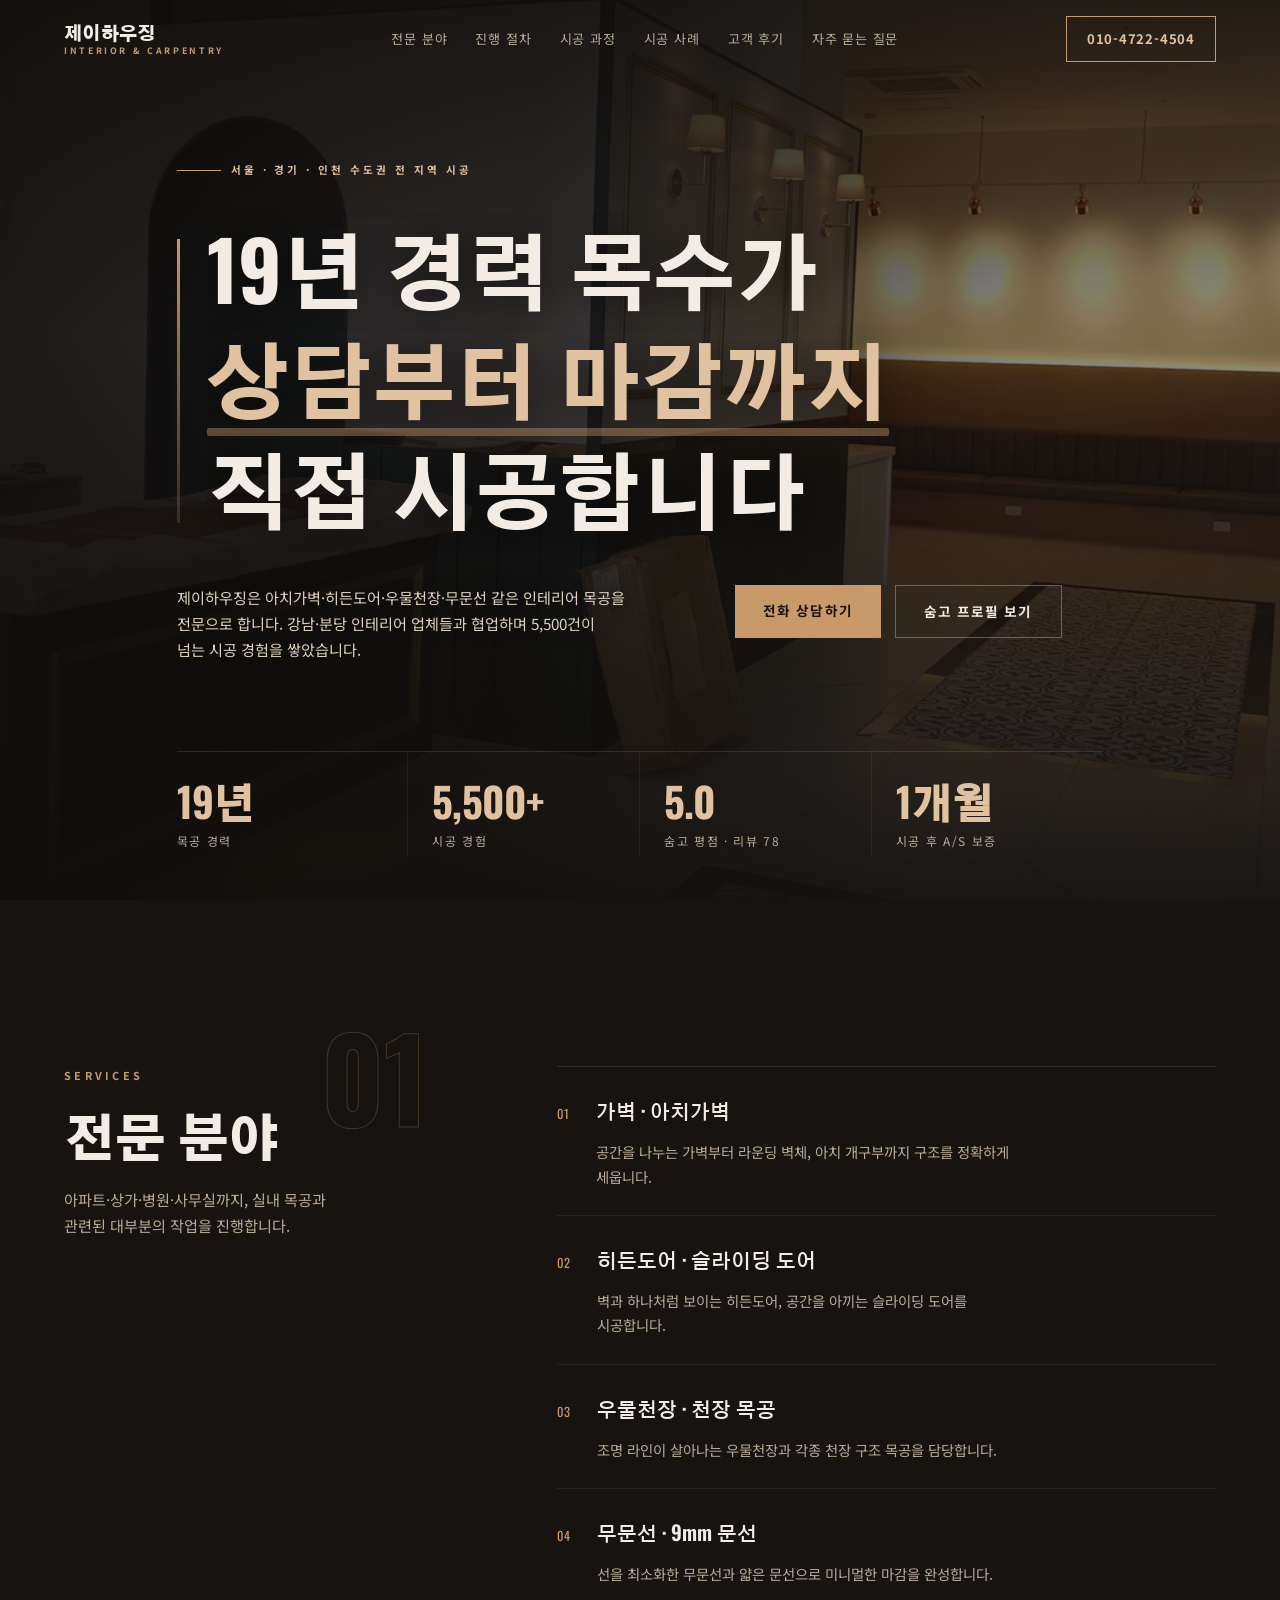
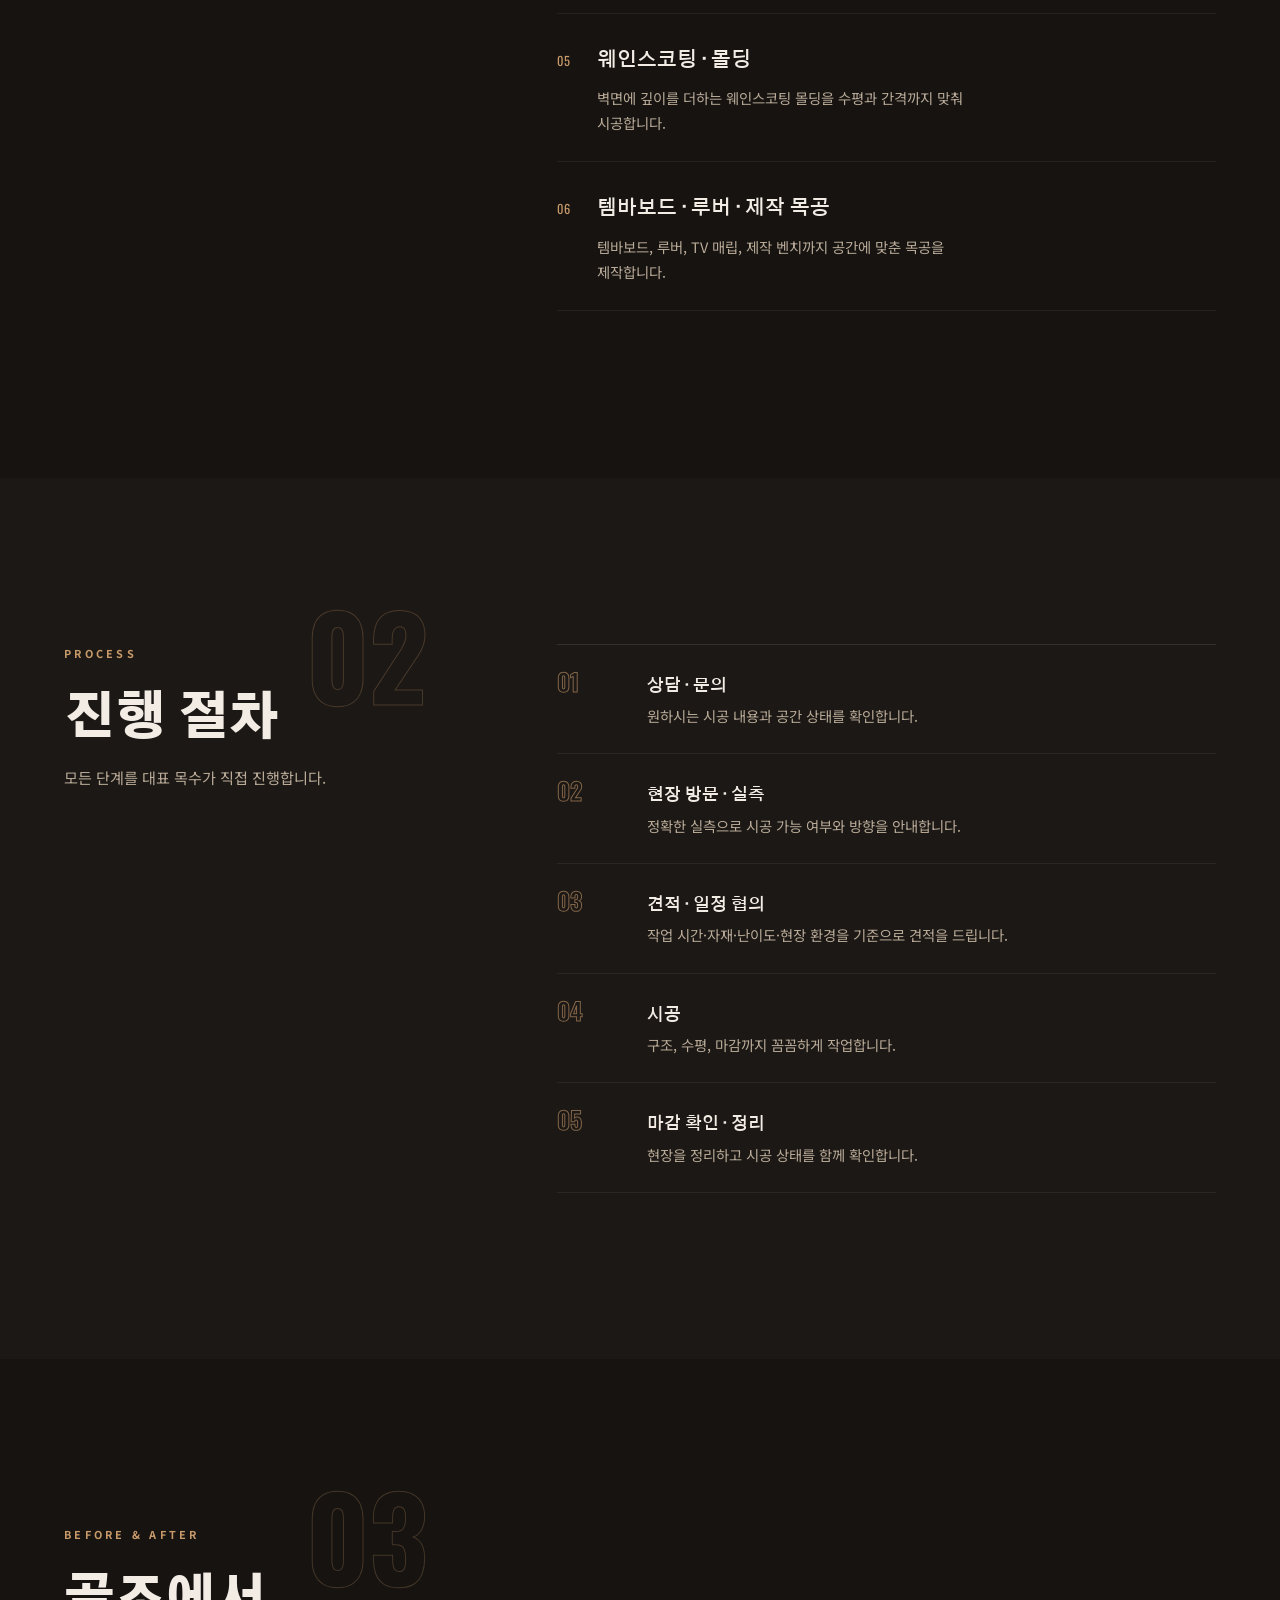
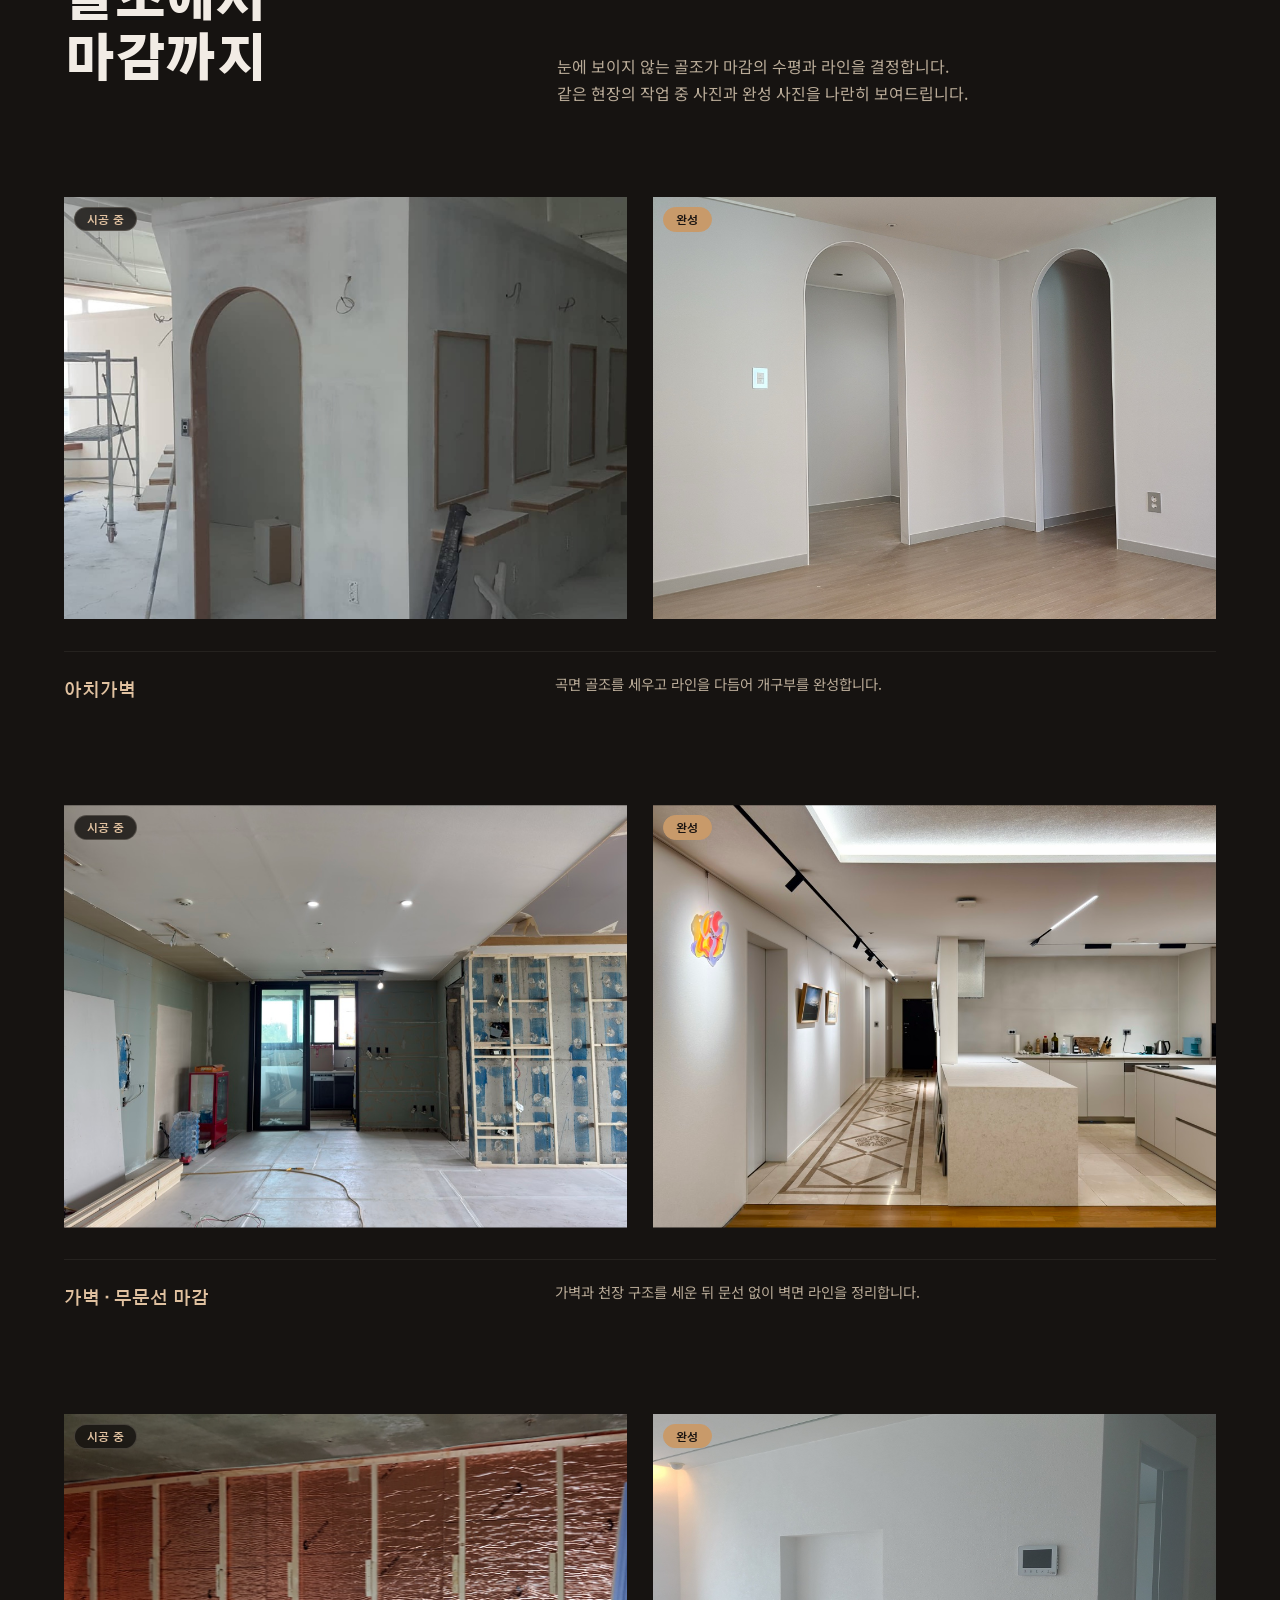
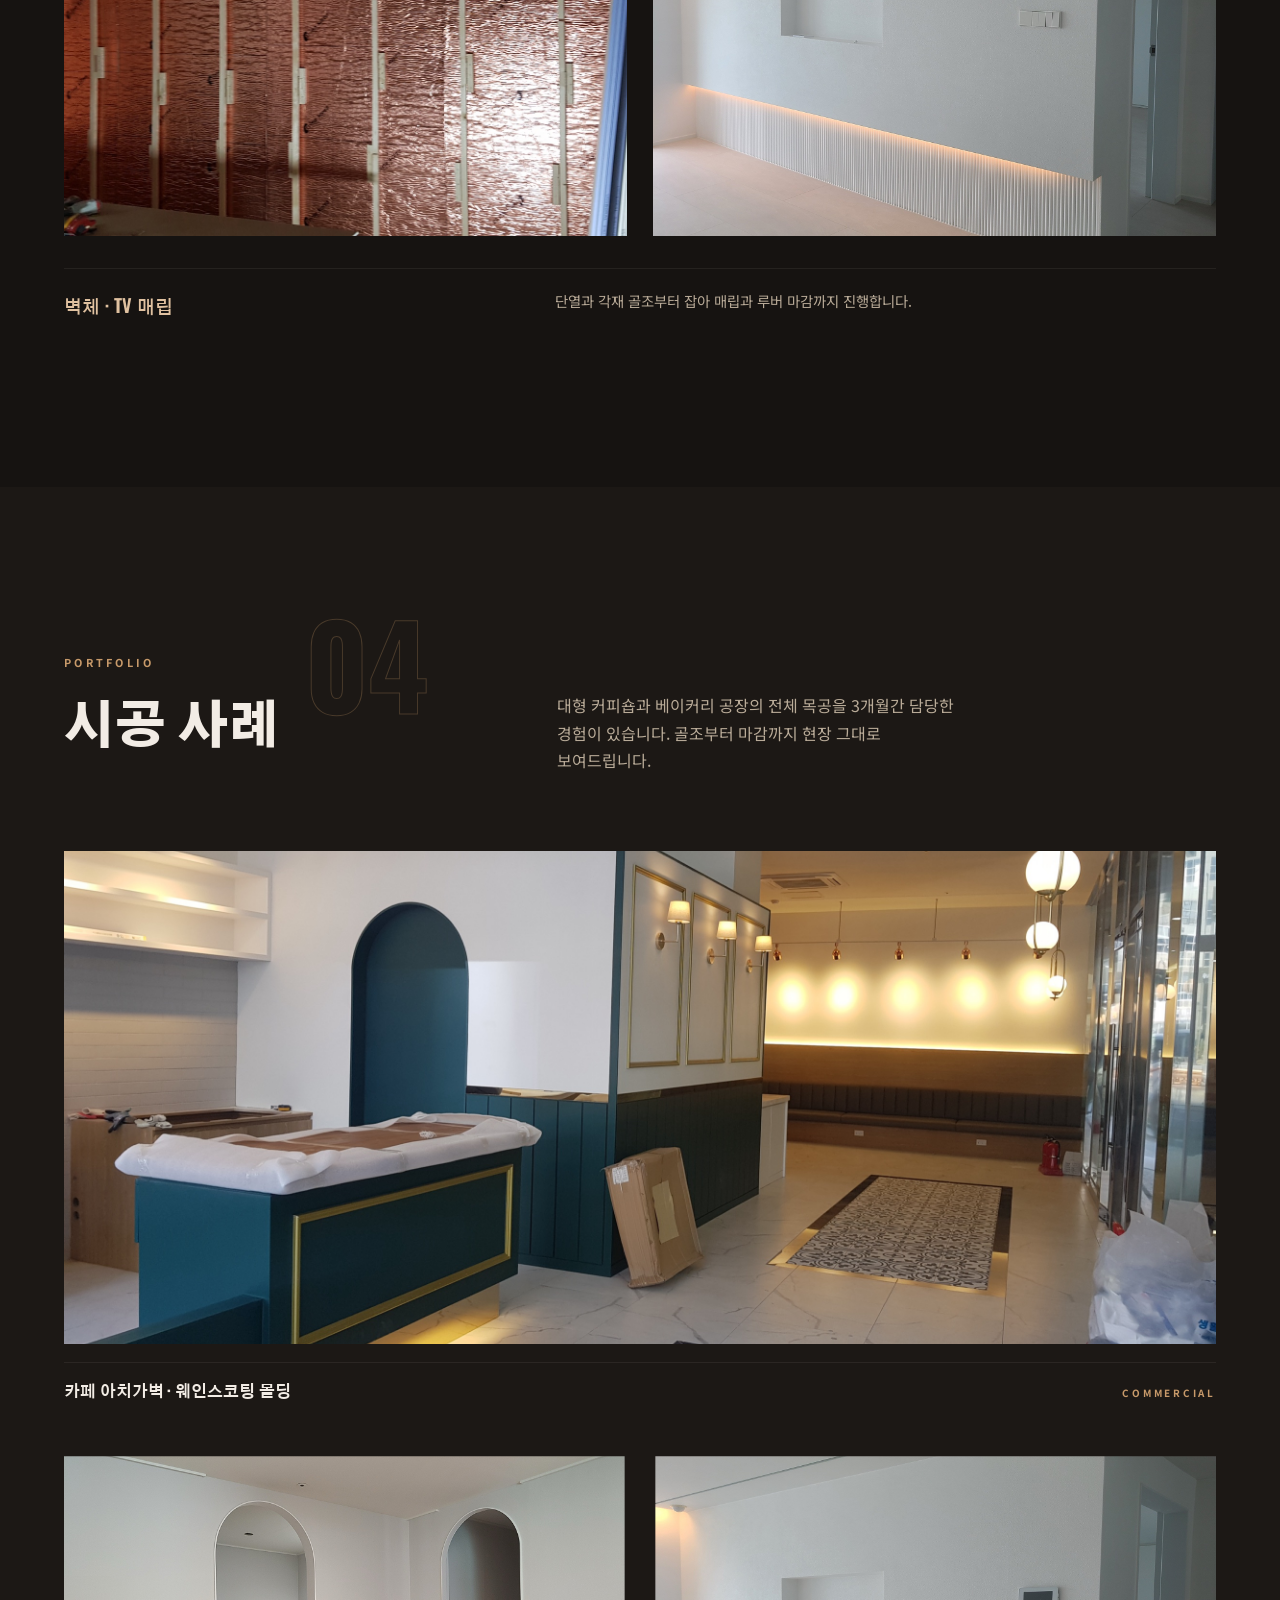
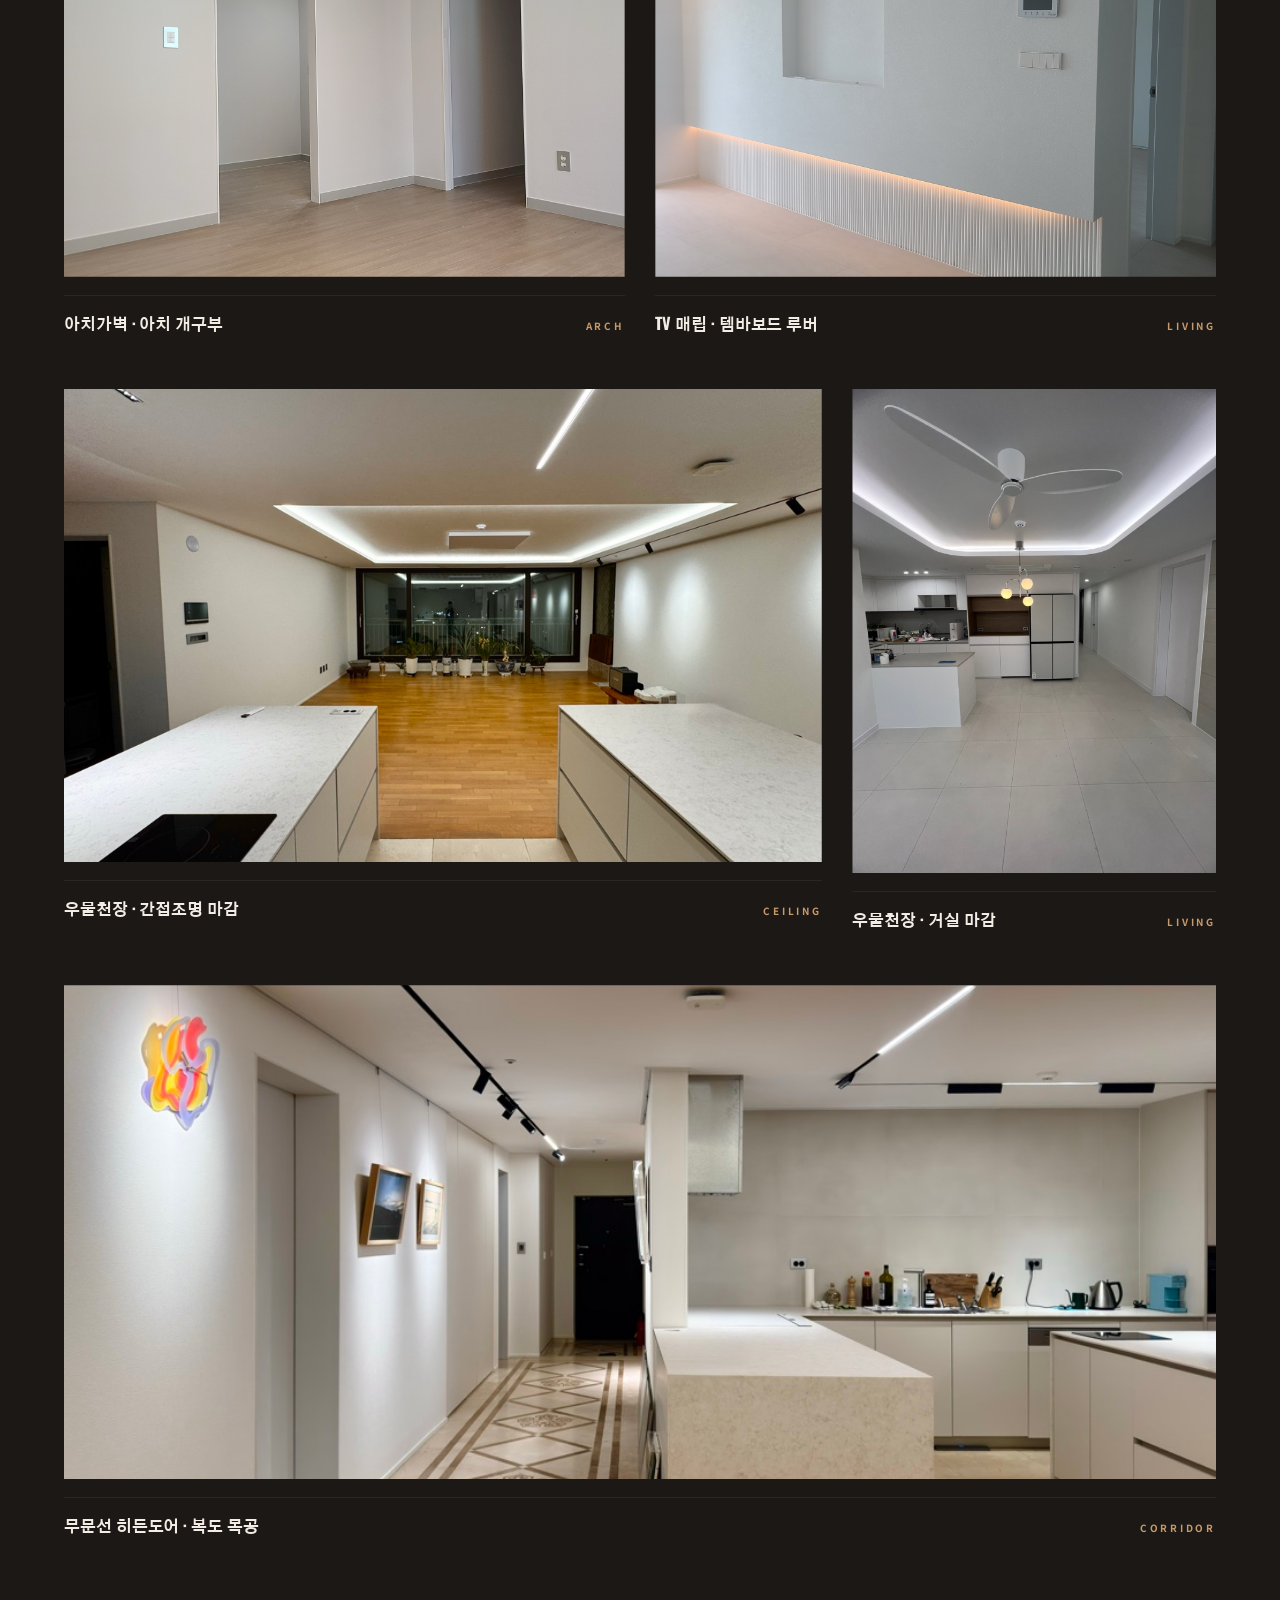
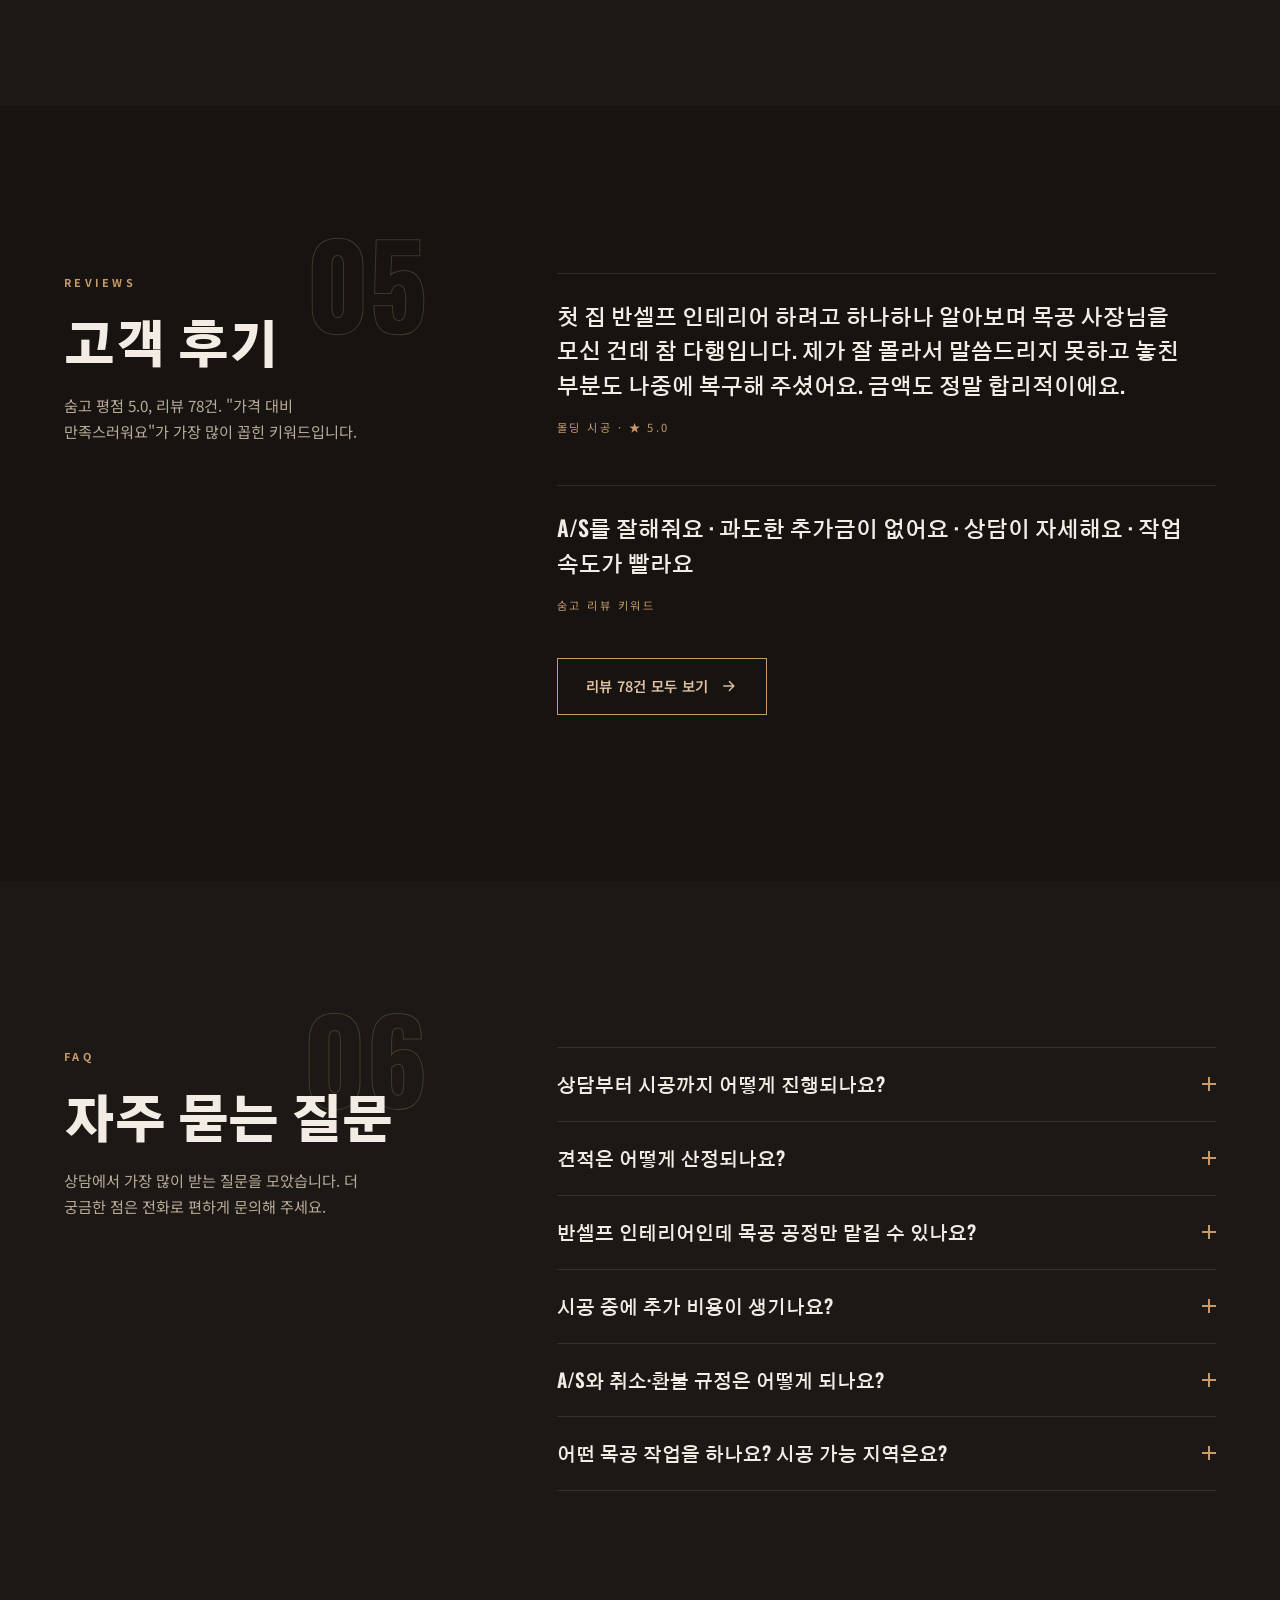
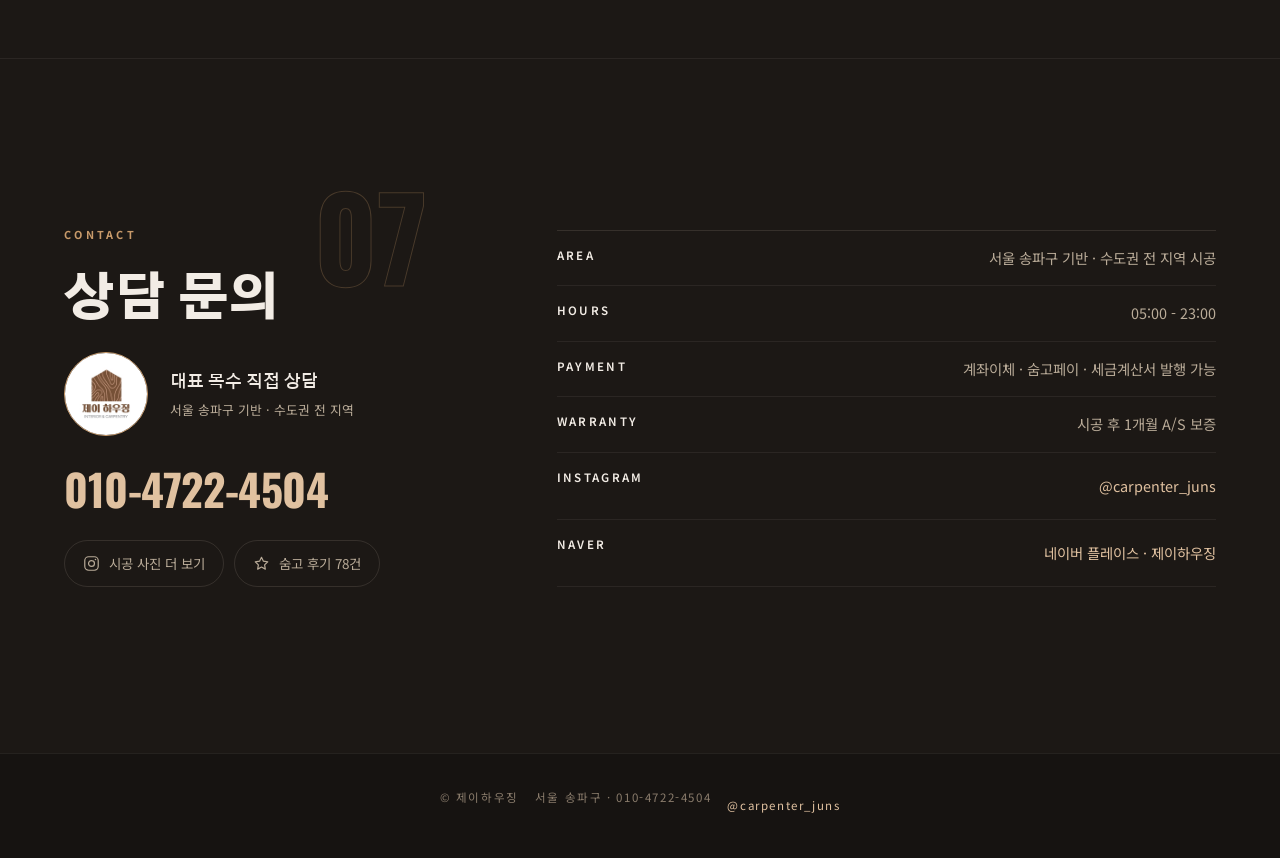
<file: index.html>
<!doctype html>
<html lang="ko">
<head>
<meta charset="utf-8" />
<meta name="viewport" content="width=device-width, initial-scale=1" />
<title>제이하우징 · 인테리어 목공 전문</title>
<meta name="description" content="19년 경력 목수가 직접 시공하는 인테리어 목공 전문 제이하우징. 아치가벽, 히든도어, 우물천장, 무문선, 웨인스코팅. 서울·경기·인천 수도권 전 지역, 숨고 평점 5.0." />
<link rel="canonical" href="https://j-housing.co.kr/" />
<meta name="robots" content="index, follow" />
<meta name="naver-site-verification" content="41fab3d0ab634a607c53de7305733b025132a4ed" />
<meta name="theme-color" content="#161311" />
<link rel="icon" href="/favicon.ico" sizes="any" />
<link rel="icon" href="/assets/icon-192.png" type="image/png" sizes="192x192" />
<link rel="icon" href="/assets/icon-512.png" type="image/png" sizes="512x512" />
<link rel="apple-touch-icon" href="/assets/apple-touch-icon.png" />

<meta property="og:type" content="website" />
<meta property="og:site_name" content="제이하우징" />
<meta property="og:title" content="제이하우징 · 인테리어 목공 전문" />
<meta property="og:description" content="19년 경력 목수가 상담부터 마감까지 직접 시공합니다. 아치가벽, 히든도어, 우물천장, 무문선. 수도권 전 지역." />
<meta property="og:url" content="https://j-housing.co.kr/" />
<meta property="og:image" content="https://j-housing.co.kr/assets/og-v7.jpg" />
<meta property="og:image:width" content="1200" />
<meta property="og:image:height" content="630" />
<meta property="og:locale" content="ko_KR" />
<meta name="twitter:card" content="summary_large_image" />
<meta name="twitter:title" content="제이하우징 · 인테리어 목공 전문" />
<meta name="twitter:description" content="19년 경력 목수가 상담부터 마감까지 직접 시공합니다." />
<meta name="twitter:image" content="https://j-housing.co.kr/assets/og-v7.jpg" />

<script type="application/ld+json">
{
  "@context": "https://schema.org",
  "@type": "HomeAndConstructionBusiness",
  "@id": "https://j-housing.co.kr/#business",
  "name": "제이하우징",
  "alternateName": "JH HOUSING",
  "description": "19년 경력의 대표 목수가 직접 시공하는 인테리어 목공 전문 업체입니다. 가벽, 아치가벽, 히든도어, 우물천장, 무문선, 웨인스코팅 등 실내 목공 전반을 담당합니다.",
  "url": "https://j-housing.co.kr/",
  "telephone": "+82-10-4722-4504",
  "image": "https://j-housing.co.kr/assets/og-v7.jpg",
  "logo": "https://j-housing.co.kr/assets/logo.png",
  "priceRange": "₩₩",
  "address": {
    "@type": "PostalAddress",
    "streetAddress": "마천로51가길 43",
    "addressLocality": "송파구",
    "addressRegion": "서울특별시",
    "addressCountry": "KR"
  },
  "openingHoursSpecification": [{
    "@type": "OpeningHoursSpecification",
    "dayOfWeek": ["Monday","Tuesday","Wednesday","Thursday","Friday","Saturday","Sunday"],
    "opens": "05:00",
    "closes": "23:00"
  }],
  "areaServed": [
    {"@type":"AdministrativeArea","name":"서울특별시"},
    {"@type":"AdministrativeArea","name":"경기도"},
    {"@type":"AdministrativeArea","name":"인천광역시"}
  ],
  "aggregateRating": {
    "@type": "AggregateRating",
    "ratingValue": "5.0",
    "reviewCount": "78",
    "bestRating": "5"
  },
  "sameAs": [
    "https://www.instagram.com/carpenter_juns",
    "https://www.soomgo.com/profile/users/12052365",
    "https://map.naver.com/p/entry/place/2007821211"
  ],
  "hasMap": "https://map.naver.com/p/entry/place/2007821211",
  "founder": {
    "@type": "Person",
    "name": "이경준"
  },
  "hasOfferCatalog": {
    "@type": "OfferCatalog",
    "name": "인테리어 목공 시공",
    "itemListElement": [
      {"@type":"Offer","itemOffered":{"@type":"Service","name":"가벽 · 아치가벽 시공"}},
      {"@type":"Offer","itemOffered":{"@type":"Service","name":"히든도어 · 슬라이딩 도어 시공"}},
      {"@type":"Offer","itemOffered":{"@type":"Service","name":"우물천장 · 천장 목공"}},
      {"@type":"Offer","itemOffered":{"@type":"Service","name":"무문선 · 9mm 문선 시공"}},
      {"@type":"Offer","itemOffered":{"@type":"Service","name":"웨인스코팅 · 몰딩 시공"}},
      {"@type":"Offer","itemOffered":{"@type":"Service","name":"템바보드 · 루버 · 제작 목공"}}
    ]
  }
}
</script>
<script type="application/ld+json">
{
  "@context": "https://schema.org",
  "@type": "FAQPage",
  "@id": "https://j-housing.co.kr/#faq",
  "mainEntity": [
    {
      "@type": "Question",
      "name": "상담부터 시공까지 어떻게 진행되나요?",
      "acceptedAnswer": {
        "@type": "Answer",
        "text": "상담 및 문의 → 현장 방문·실측 → 견적 안내와 일정 협의 → 시공 → 마감 확인·정리 순으로 진행합니다. 현장을 직접 보고 실측한 뒤 시공 가능 여부와 작업 방향을 안내드립니다. 상담부터 시공까지 대표 목수가 직접 진행합니다."
      }
    },
    {
      "@type": "Question",
      "name": "견적은 어떻게 산정되나요?",
      "acceptedAnswer": {
        "@type": "Answer",
        "text": "작업 시간, 자재 비용, 기술 난이도, 현장 환경 네 가지를 기준으로 산정합니다. 전화만으로 정확한 금액을 말씀드리기는 어렵습니다. 현장을 확인한 뒤 확정 견적을 드립니다. 실측 없이 낮은 금액을 부르고 공사 중에 올리는 방식은 쓰지 않습니다."
      }
    },
    {
      "@type": "Question",
      "name": "반셀프 인테리어인데 목공 공정만 맡길 수 있나요?",
      "acceptedAnswer": {
        "@type": "Answer",
        "text": "가능합니다. 실제로 반셀프로 진행하시는 분들의 목공 공정을 많이 맡고 있습니다. 목공은 도배·전기·마루 같은 다른 공정과 순서가 맞물립니다. 인테리어가 처음이시면 공정 순서와 준비할 것도 함께 상담해 드립니다."
      }
    },
    {
      "@type": "Question",
      "name": "시공 중에 추가 비용이 생기나요?",
      "acceptedAnswer": {
        "@type": "Answer",
        "text": "현장을 실측하고 견적을 확정하기 때문에 시공 중 금액이 바뀌는 일은 거의 없습니다. 철거 후에야 드러나는 구조 문제처럼 미리 알 수 없는 상황이 생기면, 작업을 진행하기 전에 먼저 알려드리고 협의한 뒤에 처리합니다."
      }
    },
    {
      "@type": "Question",
      "name": "A/S와 취소·환불 규정은 어떻게 되나요?",
      "acceptedAnswer": {
        "@type": "Answer",
        "text": "시공 완료 후 1개월 동안 A/S를 보증합니다. 문제가 생기면 연락 주시면 확인하고 처리해 드립니다. 예약 취소와 환불은 작업 일정 기준 7일 전까지 가능합니다."
      }
    },
    {
      "@type": "Question",
      "name": "어떤 목공 작업을 하나요? 시공 가능 지역은요?",
      "acceptedAnswer": {
        "@type": "Answer",
        "text": "가벽, 아치가벽과 라운딩 벽체, 슬라이딩 도어와 히든도어, 무문선·9mm 문선, 우물천장과 천장 목공, 웨인스코팅 몰딩, 템바보드·루버, TV 매립과 제작 벤치까지 실내 목공 전반을 시공합니다. 아파트뿐 아니라 상가, 병원, 사무실 같은 상업 공간도 진행합니다. 서울·경기·인천 수도권 전 지역에서 시공합니다."
      }
    }
  ]
}
</script>
<link rel="preconnect" href="https://fonts.googleapis.com" />
<link rel="preconnect" href="https://fonts.gstatic.com" crossorigin />
<link href="https://fonts.googleapis.com/css2?family=Gothic+A1:wght@500;700;800;900&family=Oswald:wght@500;600;700&family=Noto+Sans+KR:wght@300;400;500;700&display=swap" rel="stylesheet" />
<style>
  :root{
    --bg:#161311; --bg2:#1c1815; --panel:#221d19;
    --wood:#c89a6a; --wood-light:#e0c1a0; --ink:#f2ece5; --ink-dim:#b9ab98;
    --line:rgba(233,220,205,.12); --line-soft:rgba(233,220,205,.07);
    --ease:cubic-bezier(0.16,1,0.3,1);
    --display:"Oswald","Gothic A1","Noto Sans KR","Apple SD Gothic Neo",sans-serif;
    --sans:"Noto Sans KR","Apple SD Gothic Neo","Malgun Gothic",sans-serif;
    --gut:clamp(20px,5vw,72px);
  }
  *{margin:0;padding:0;box-sizing:border-box}
  html{scroll-behavior:smooth;-webkit-text-size-adjust:100%}
  body{background:var(--bg);color:var(--ink);font-family:var(--sans);font-weight:400;line-height:1.7;-webkit-font-smoothing:antialiased;overflow-x:hidden;
    word-break:keep-all;overflow-wrap:break-word;-webkit-tap-highlight-color:transparent}
  /* 터치 기기에서는 hover가 탭 이후에도 남아 레이아웃·색이 고정되므로 무력화 */
  @media (hover:none){
    .svc li::before{transform:scaleY(0) !important}
    .svc li,.card,.ba-row,.shot,.more a,.social a,.call,.cta a,.nav ul a{background-image:none}
  }
  input,textarea,button,select{font-family:inherit}
  img{display:block;max-width:100%}
  a{color:inherit;text-decoration:none}
  a,button,label[for],summary{cursor:pointer}
  :focus-visible{outline:2px solid var(--wood);outline-offset:3px;border-radius:2px}
  ::selection{background:var(--wood);color:#1a1411}
  ::-webkit-scrollbar{width:10px}
  ::-webkit-scrollbar-track{background:#141110}
  ::-webkit-scrollbar-thumb{background:#3a302a;border-radius:10px}
  ::-webkit-scrollbar-thumb:hover{background:var(--wood)}

  .wrap{max-width:1320px;margin:0 auto;padding:0 var(--gut)}
  .g12{display:grid;grid-template-columns:repeat(12,1fr);gap:clamp(16px,2.4vw,32px)}

  /* ---------- TYPE ---------- */
  .eyebrow{font-family:var(--sans);font-size:.68rem;font-weight:700;letter-spacing:.3em;text-transform:uppercase;color:var(--wood)}
  h2{font-family:var(--display);font-weight:900;font-size:clamp(1.9rem,4vw,3.1rem);line-height:1.22;letter-spacing:-.01em}
  h3{font-family:var(--display);font-weight:600}
  .rule{height:1px;background:var(--line);border:0;width:100%}

  /* ---------- NAV ---------- */
  header{position:fixed;top:0;left:0;right:0;z-index:60;background:rgba(22,19,17,0);border-bottom:1px solid transparent;
    transition:background .5s var(--ease),border-color .5s var(--ease),backdrop-filter .5s var(--ease)}
  header.solid{background:rgba(18,15,13,.92);backdrop-filter:blur(14px);border-bottom-color:var(--line-soft)}
  .nav{display:flex;align-items:center;justify-content:space-between;height:78px;gap:20px}
  .logo{font-family:var(--display);font-weight:900;font-size:1.15rem;letter-spacing:.02em;color:var(--ink);flex:none;line-height:1.2}
  .logo small{display:block;font-family:var(--sans);font-size:.55rem;font-weight:700;color:var(--wood);letter-spacing:.3em;margin-top:3px}
  .nav ul{display:flex;gap:clamp(18px,2.2vw,34px);list-style:none;font-size:.82rem;letter-spacing:.06em;color:var(--ink-dim)}
  .nav ul a{position:relative;padding-bottom:3px;transition:color .3s var(--ease)}
  .nav ul a::after{content:"";position:absolute;left:0;bottom:0;width:0;height:1px;background:var(--wood);transition:width .45s var(--ease)}
  .nav ul a:hover{color:var(--wood-light)}
  .nav ul a:hover::after{width:100%}
  .call{border:1px solid var(--wood);color:var(--wood-light);font-weight:700;font-size:.82rem;letter-spacing:.06em;padding:11px 20px;white-space:nowrap;flex:none;transition:background .4s var(--ease),color .4s var(--ease)}
  .call:hover{background:var(--wood);color:#1a1411}
  .burger{display:none;width:44px;height:44px;border:1px solid var(--line);align-items:center;justify-content:center;flex:none;background:none}
  .burger span{display:block;width:18px;height:1px;background:var(--ink);position:relative;transition:background .3s}
  .burger span::before,.burger span::after{content:"";position:absolute;left:0;width:18px;height:1px;background:var(--ink);transition:transform .4s var(--ease)}
  .burger span::before{top:-6px}.burger span::after{top:6px}
  #mnav{display:none}
  #mnav:checked ~ .wrap .burger span{background:transparent}
  #mnav:checked ~ .wrap .burger span::before{transform:translateY(6px) rotate(45deg)}
  #mnav:checked ~ .wrap .burger span::after{transform:translateY(-6px) rotate(-45deg)}
  .mobile-menu{display:none}

  /* ---------- HERO ---------- */
  .hero{position:relative;isolation:isolate;min-height:100svh;display:flex;flex-direction:column;justify-content:flex-end;padding:140px 0 clamp(36px,5vh,64px);overflow:hidden}
  .hero-bg{position:absolute;inset:0;z-index:-2;background:url('assets/hero-cafe.jpg') center 46%/cover no-repeat;transform:scale(1.06);animation:heroZoom 2.4s var(--ease) both}
  @keyframes heroZoom{from{transform:scale(1.16)}to{transform:scale(1.06)}}
  .hero-bg::after{content:"";position:absolute;inset:0;
    background:
      linear-gradient(100deg, rgba(16,13,11,.92) 0%, rgba(16,13,11,.78) 40%, rgba(16,13,11,.34) 74%, rgba(16,13,11,.28) 100%),
      linear-gradient(180deg, rgba(16,13,11,.78) 0%, rgba(16,13,11,.22) 38%, rgba(22,19,17,.97) 100%)}
  .hero .badge{display:inline-flex;align-items:center;gap:10px;font-size:.66rem;letter-spacing:.28em;font-weight:700;color:var(--wood-light);text-transform:uppercase}
  .hero .badge::before{content:"";width:44px;height:1px;background:var(--wood)}
  .hero h1{font-family:var(--display);font-weight:800;font-size:clamp(2rem,6.4vw,5.1rem);line-height:1.34;letter-spacing:-.005em;
    margin-top:34px;text-shadow:0 4px 40px rgba(0,0,0,.55);position:relative;padding-left:clamp(18px,2.4vw,34px)}
  .hero h1::before{content:"";position:absolute;left:0;top:.32em;bottom:.34em;width:3px;
    background:linear-gradient(180deg,var(--wood) 0%,rgba(200,154,106,.18) 100%)}
  .hero h1 em{font-style:normal;color:var(--wood-light);position:relative;white-space:nowrap}
  .hero h1 em::after{content:"";position:absolute;left:0;right:0;bottom:.02em;height:.09em;
    background:rgba(200,154,106,.42);border-radius:2px}
  .hero h1 .ln{display:block;overflow:hidden;padding-bottom:.12em;margin-bottom:-.12em}
  .hero h1 .ln i{display:block;font-style:normal;transform:translateY(105%);animation:lineUp 1.1s var(--ease) forwards}
  .hero h1 .ln:nth-child(1) i{animation-delay:.15s}
  .hero h1 .ln:nth-child(2) i{animation-delay:.3s}
  .hero h1 .ln:nth-child(3) i{animation-delay:.45s}
  @keyframes lineUp{to{transform:none}}
  .hero-sub{grid-column:1/-1;margin-top:clamp(28px,4vw,44px)}
  .hero-sub p{font-size:clamp(.95rem,1.15vw,1.05rem);color:#ddd0be;max-width:56ch;text-shadow:0 1px 14px rgba(0,0,0,.7)}
  .fade{opacity:0;animation:fadeUp 1s var(--ease) forwards}
  .fade.d1{animation-delay:.6s}.fade.d2{animation-delay:.75s}.fade.d3{animation-delay:.9s}
  @keyframes fadeUp{from{opacity:0;transform:translateY(20px)}to{opacity:1;transform:none}}
  .cta{display:flex;gap:14px;flex-wrap:wrap;margin-top:30px}
  .cta a{padding:14px 28px;font-weight:700;font-size:.85rem;letter-spacing:.08em;transition:background .4s var(--ease),color .4s var(--ease),border-color .4s var(--ease)}
  .cta .solid{background:var(--wood);color:#1a1411}
  .cta .solid:hover{background:var(--wood-light)}
  .cta .ghost{border:1px solid rgba(233,220,205,.35);color:var(--ink)}
  .cta .ghost:hover{border-color:var(--wood);color:var(--wood-light)}

  .stats{display:grid;grid-template-columns:repeat(4,1fr);border-top:1px solid var(--line);margin-top:clamp(48px,7vw,88px)}
  .stat{padding:26px 20px 4px 0;border-right:1px solid var(--line-soft)}
  .stat + .stat{padding-left:24px}
  .stat:last-child{border-right:0;padding-right:0}
  .stat b{display:block;font-family:var(--display);font-weight:900;font-size:clamp(1.7rem,3.2vw,2.6rem);color:var(--wood-light);line-height:1.1;letter-spacing:-.02em}
  .stat span{display:block;font-size:.75rem;letter-spacing:.14em;color:var(--ink-dim);margin-top:8px}

  /* ---------- SECTION SHELL ---------- */
  section{padding:clamp(88px,13vw,168px) 0;position:relative}
  /* isolation을 주지 않으면 z-index:-1인 번호가 섹션 배경 뒤로 내려가
     배경색이 지정된 섹션(진행 절차·시공 사례)에서만 번호가 사라진다. */
  .sec-head{position:relative;isolation:isolate;grid-column:1/5;align-self:start}
  .sec-num{position:absolute;top:-.42em;right:0;font-family:var(--display);font-weight:900;font-size:clamp(5rem,9vw,8rem);line-height:1;
    color:transparent;-webkit-text-stroke:1px rgba(200,154,106,.26);pointer-events:none;user-select:none;z-index:-1}
  .sec-head .eyebrow{margin-bottom:20px}
  .sec-head h2{margin-bottom:22px}
  .sec-head .lead{color:var(--ink-dim);font-size:.95rem;max-width:38ch}
  .sec-body{grid-column:6/13}

  /* ---------- SERVICES ---------- */
  .svc{list-style:none;border-top:1px solid var(--line)}
  .svc li{position:relative;border-bottom:1px solid var(--line-soft);padding:26px 0;display:grid;grid-template-columns:auto 1fr;gap:8px 26px;align-items:baseline;transition:background .5s var(--ease)}
  .svc li::before{content:"";position:absolute;left:0;top:0;bottom:0;width:2px;background:var(--wood);
    transform:scaleY(0);transform-origin:top;transition:transform .5s var(--ease)}
  .svc .no{font-family:var(--display);font-size:.78rem;color:var(--wood);letter-spacing:.1em}
  .svc h3{font-size:clamp(1.05rem,1.6vw,1.35rem);color:var(--ink)}
  .svc p{grid-column:2;font-size:.9rem;color:var(--ink-dim);max-width:52ch;margin-top:4px}

  /* ---------- PROCESS ---------- */
  .steps{list-style:none;border-top:1px solid var(--line)}
  .steps li{display:grid;grid-template-columns:70px 1fr;gap:20px;padding:24px 0;border-bottom:1px solid var(--line-soft)}
  .steps .n{font-family:var(--display);font-weight:900;font-size:1.5rem;color:transparent;-webkit-text-stroke:1px rgba(200,154,106,.6);line-height:1}
  .steps b{display:block;font-family:var(--display);font-weight:600;font-size:1.08rem;margin-bottom:4px}
  .steps span{font-size:.9rem;color:var(--ink-dim)}

  /* ---------- BEFORE / AFTER ---------- */
  .ba{display:grid;gap:clamp(56px,8vw,110px)}
  .ba-row{display:grid;grid-template-columns:repeat(12,1fr);gap:clamp(14px,2vw,28px);align-items:end}
  /* 두 사진은 항상 같은 폭이다. 이 섹션은 시공 중과 완성을 나란히 비교하는
     것이 목적이라, 한쪽이 크면 크기 자체가 강조로 읽혀 비교를 방해한다. */
  .ba-row .b{grid-column:1/7}
  .ba-row .a{grid-column:7/13}
  .ba-item{position:relative;overflow:hidden;background:#241e19}
  .ba-item img{width:100%;aspect-ratio:4/3;object-fit:cover;transition:transform .6s var(--ease),filter .6s var(--ease)}
  .ba-row:hover .ba-item img{transform:scale(1.04);filter:brightness(1.06)}
  .ba-item .tag{position:absolute;top:10px;left:10px;z-index:3;font-family:var(--display);font-size:.68rem;font-weight:700;
    letter-spacing:.03em;line-height:1;padding:6px 12px;border-radius:999px;background:rgba(18,15,13,.8);backdrop-filter:blur(6px);
    border:1px solid rgba(233,220,205,.2);color:var(--wood-light)}
  .ba-item.after .tag{background:var(--wood);color:#1a1411;border-color:var(--wood)}
  .ba-cap{grid-column:1/-1;display:grid;grid-template-columns:repeat(12,1fr);gap:clamp(14px,2vw,28px);padding-top:20px;border-top:1px solid var(--line-soft);margin-top:6px}
  .ba-cap b{grid-column:1/5;font-family:var(--display);font-weight:600;font-size:1.15rem;color:var(--wood-light)}
  .ba-cap span{grid-column:6/12;font-size:.9rem;color:var(--ink-dim)}

  /* ---------- PORTFOLIO ---------- */
  .pf{display:grid;grid-template-columns:repeat(12,1fr);gap:clamp(16px,2.4vw,34px);row-gap:clamp(28px,4vw,60px)}
  .shot{position:relative;display:block;overflow:hidden;background:#241e19}
  .shot img{width:100%;height:100%;object-fit:cover;transition:transform .6s var(--ease),filter .6s var(--ease)}
  .shot:hover img{transform:scale(1.04);filter:brightness(1.06)}
  .pf figcaption{display:flex;justify-content:space-between;gap:18px;align-items:baseline;flex-wrap:wrap;
    margin-top:18px;padding-top:14px;border-top:1px solid var(--line-soft)}
  .pf figcaption span{font-family:var(--display);font-weight:700;font-size:1.02rem;letter-spacing:-.005em;color:var(--ink)}
  .pf figcaption em{font-style:normal;font-family:var(--sans);font-size:.62rem;font-weight:700;
    letter-spacing:.28em;text-transform:uppercase;color:var(--wood);flex:none}
  .pf .big{grid-column:1/13}
  .pf .big img{aspect-ratio:21/9}
  .pf .half{grid-column:span 6}
  .pf .half img{aspect-ratio:4/3}
  .pf .two-third{grid-column:1/9}
  .pf .two-third img{aspect-ratio:16/10}
  .pf .third{grid-column:9/13;align-self:end}
  .pf .third img{aspect-ratio:3/4}
  .pf figure{margin:0}

  /* ---------- REVIEWS ---------- */
  .quotes{display:grid;gap:clamp(28px,4vw,48px)}
  blockquote{border-top:1px solid var(--line);padding-top:24px}
  blockquote p{font-family:var(--display);font-weight:600;font-size:clamp(1.05rem,1.7vw,1.45rem);line-height:1.6;color:var(--ink)}
  blockquote footer{margin-top:16px;font-size:.7rem;letter-spacing:.22em;color:var(--wood)}

  /* ---------- FAQ ---------- */
  .faq{display:grid}
  .faq details{border-top:1px solid var(--line)}
  .faq details:last-child{border-bottom:1px solid var(--line)}
  .faq summary{display:flex;align-items:flex-start;justify-content:space-between;gap:20px;padding:22px 0;
    font-family:var(--display);font-weight:600;font-size:clamp(1rem,1.5vw,1.2rem);line-height:1.5;color:var(--ink);
    list-style:none;transition:color .3s var(--ease)}
  .faq summary::-webkit-details-marker{display:none}
  .faq summary:hover{color:var(--wood-light)}
  /* +/− 는 글자가 아니라 두 개의 선으로 그린다. 폰트에 따라 기호 높이가 달라지는 문제가 없다. */
  .faq summary i{position:relative;flex:none;width:14px;height:14px;margin-top:.36em}
  .faq summary i::before,.faq summary i::after{content:"";position:absolute;left:0;top:6px;width:14px;height:2px;background:var(--wood)}
  .faq summary i::after{transform:rotate(90deg);transition:transform .35s var(--ease)}
  .faq details[open] summary i::after{transform:rotate(0deg)}
  .faq details[open] summary{color:var(--wood-light)}
  .faq .a{padding:0 0 26px;color:var(--ink-dim);font-size:.94rem;line-height:1.85;max-width:62ch}
  .faq .a p + p{margin-top:12px}
  .faq .a b{color:var(--ink);font-weight:500}

  /* ---------- CONTACT ---------- */
  .contact{background:var(--bg2);border-top:1px solid var(--line-soft)}
  .contact .who{display:flex;gap:22px;align-items:center;margin-bottom:28px}
  .contact .who img{width:84px;height:84px;border-radius:50%;object-fit:cover;border:1px solid var(--wood);flex:none}
  .contact .who b{font-family:var(--display);font-weight:600;font-size:1.05rem;display:block}
  .contact .who span{font-size:.8rem;color:var(--ink-dim)}
  .tel{font-family:var(--display);font-weight:900;font-size:clamp(1.8rem,3.4vw,2.9rem);color:var(--wood-light);letter-spacing:-.01em;line-height:1.15;white-space:nowrap}
  .tel a{transition:color .35s var(--ease)}
  .tel a:hover{color:var(--wood)}
  .info{list-style:none;border-top:1px solid var(--line)}
  .info li{padding:15px 0;border-bottom:1px solid var(--line-soft);font-size:.9rem;color:var(--ink-dim);display:flex;justify-content:space-between;gap:20px;flex-wrap:wrap}
  .info li b{font-weight:600;color:var(--ink);font-size:.72rem;letter-spacing:.2em;flex:none}
  .info a{color:var(--wood-light);display:inline-flex;align-items:center;min-height:36px;padding:2px 0}
  footer.site a{display:inline-flex;align-items:center;min-height:36px}
  footer.site{padding:34px 0;color:#8a7c6c;font-size:.72rem;letter-spacing:.14em;border-top:1px solid var(--line-soft);display:flex;justify-content:space-between;gap:16px;flex-wrap:wrap}

  /* ---------- 리뷰 더보기 ---------- */
  .more{margin-top:clamp(26px,3.4vw,44px)}
  .more a{display:inline-flex;align-items:center;gap:12px;padding:15px 28px;border:1px solid var(--wood);
    color:var(--wood-light);font-size:.9rem;font-weight:600;letter-spacing:.02em;
    transition:background .4s var(--ease),color .4s var(--ease)}
  .more a:hover{background:var(--wood);color:#1a1411}
  .more svg{width:18px;height:18px;flex:none;transition:transform .4s var(--ease)}
  .more a:hover svg{transform:translateX(4px)}

  /* ---------- 소셜 링크 ---------- */
  .social{display:flex;gap:10px;margin-top:26px;flex-wrap:wrap}
  .social a{display:inline-flex;align-items:center;gap:9px;padding:11px 18px;border:1px solid var(--line);border-radius:999px;
    font-size:.84rem;color:var(--ink-dim);transition:border-color .3s,color .3s,background .3s}
  .social a:hover{border-color:var(--wood);color:var(--wood-light);background:rgba(200,154,106,.07)}
  .social svg{width:17px;height:17px;flex:none}

  /* ---------- 문의 폼 ---------- */
  .ask{margin-top:34px;padding-top:30px;border-top:1px solid var(--line)}
  .ask .hint{font-size:.82rem;color:var(--ink-dim);margin-bottom:18px}
  .ask .row{display:grid;grid-template-columns:1fr 1fr;gap:14px}
  .ask label{display:block;font-size:.7rem;letter-spacing:.2em;color:var(--ink);margin-bottom:8px;font-weight:600}
  .ask input,.ask textarea{width:100%;background:rgba(255,255,255,.03);border:1px solid var(--line);border-radius:10px;
    padding:13px 15px;color:var(--ink);font:inherit;font-size:.92rem;transition:border-color .25s,background .25s}
  .ask textarea{min-height:96px;resize:vertical}
  .ask input:focus,.ask textarea:focus{outline:none;border-color:var(--wood);background:rgba(200,154,106,.06)}
  .ask input::placeholder,.ask textarea::placeholder{color:#7d7062}
  .ask .send{margin-top:16px;width:100%;background:var(--wood);color:#1a1310;border:0;border-radius:10px;
    padding:15px 20px;font:inherit;font-weight:800;font-size:.95rem;cursor:pointer;transition:background .25s}
  .ask .send:hover{background:var(--wood-light)}
  .ask .send:disabled{opacity:.6;cursor:default}
  .ask .msg{margin-top:14px;font-size:.86rem;color:var(--wood-light);min-height:1.2em}
  .ask .msg.err{color:#e0a08a}
  .hp{position:absolute;left:-9999px;width:1px;height:1px;overflow:hidden}

  /* ---------- 모바일 하단 고정바 ---------- */
  .dock{position:fixed;left:0;right:0;bottom:0;z-index:40;display:none;
    background:rgba(18,15,13,.96);backdrop-filter:blur(12px);border-top:1px solid var(--line);
    padding:10px 12px calc(10px + env(safe-area-inset-bottom));gap:8px}
  .dock a{flex:1;display:flex;flex-direction:column;align-items:center;justify-content:center;gap:4px;
    padding:9px 4px;border-radius:10px;font-size:.72rem;letter-spacing:.02em;color:var(--ink-dim);min-height:52px}
  .dock a svg{width:19px;height:19px}
  .dock a.primary{background:var(--wood);color:#1a1310;font-weight:800}
  @media (max-width:860px){
    .dock{display:flex}
    body{padding-bottom:78px}
  }

  /* ---------- REVEAL ---------- */
  .reveal{opacity:0;transform:translateY(26px);transition:opacity 1s var(--ease),transform 1s var(--ease)}
  .reveal.in{opacity:1;transform:none}
  .mask{clip-path:inset(0 0 100% 0);transition:clip-path 1.2s var(--ease)}
  .mask.in{clip-path:inset(0 0 0 0)}
  .st1{transition-delay:.1s}.st2{transition-delay:.2s}.st3{transition-delay:.3s}.st4{transition-delay:.4s}

  @media (prefers-reduced-motion:reduce){
    .reveal,.mask{opacity:1;transform:none;clip-path:none;transition:none}
    .hero-bg,.hero h1 .ln i,.fade{animation:none;opacity:1;transform:none}
    html{scroll-behavior:auto}
  }

  /* ---------- RESPONSIVE ---------- */
  @media (max-width:1020px){
    .sec-head{grid-column:1/-1}
    .sec-body{grid-column:1/-1;margin-top:36px}
    .sec-num{right:0;top:-.3em}
  }
  @media (max-width:860px){
    .nav ul{display:none}
    .call{display:none}
    .burger{display:flex}
    .mobile-menu{display:block;position:fixed;inset:78px 0 auto 0;background:rgba(18,15,13,.98);backdrop-filter:blur(14px);
      border-bottom:1px solid var(--line);max-height:0;overflow:hidden;transition:max-height .5s var(--ease)}
    #mnav:checked ~ .mobile-menu{max-height:70vh}
    .mobile-menu ul{list-style:none;padding:8px var(--gut) 26px}
    .mobile-menu li{border-bottom:1px solid var(--line-soft)}
    .mobile-menu a{display:block;padding:16px 0;font-size:.95rem}
    .mobile-menu .mcall{color:var(--wood-light);font-weight:700}
    .hero-sub > div{grid-column:1/-1 !important}
    .hero-sub .cta{margin-top:24px}
    .ba-row .b,.ba-row .a{grid-column:1/-1}
    .ba-cap b,.ba-cap span{grid-column:1/-1}
    .ba-cap span{margin-top:6px}
    .pf .big,.pf .half,.pf .two-third,.pf .third{grid-column:1/-1}
    .pf .third img{aspect-ratio:4/5}
  }
  @media (max-width:640px){
    .stats{grid-template-columns:1fr 1fr}
    .stat{padding:20px 16px 16px 0;border-bottom:1px solid var(--line-soft)}
    .stat + .stat{padding-left:0}
    .stat:nth-child(2n){border-right:0;padding-left:20px;padding-right:0}
    .cta a{flex:1 1 100%;text-align:center}
    .svc li{grid-template-columns:1fr}
    .svc p{grid-column:1}
    .steps li{grid-template-columns:46px 1fr;gap:14px}
    .contact .who img{width:64px;height:64px}
    .ask .row{grid-template-columns:1fr}
  }
</style>
</head>
<body>

<header id="hdr">
  <input type="checkbox" id="mnav" hidden />
  <div class="wrap nav">
    <a class="logo" href="#top">제이하우징<small>INTERIOR &amp; CARPENTRY</small></a>
    <ul>
      <li><a href="#services">전문 분야</a></li>
      <li><a href="#process">진행 절차</a></li>
      <li><a href="#before-after">시공 과정</a></li>
      <li><a href="#portfolio">시공 사례</a></li>
      <li><a href="#reviews">고객 후기</a></li>
      <li><a href="#faq">자주 묻는 질문</a></li>
    </ul>
    <a class="call" href="tel:01047224504">010-4722-4504</a>
    <label class="burger" for="mnav" aria-label="메뉴 열기"><span></span></label>
  </div>
  <nav class="mobile-menu" aria-label="모바일 메뉴">
    <ul>
      <li><a href="#services">전문 분야</a></li>
      <li><a href="#process">진행 절차</a></li>
      <li><a href="#before-after">시공 과정</a></li>
      <li><a href="#portfolio">시공 사례</a></li>
      <li><a href="#reviews">고객 후기</a></li>
      <li><a href="#faq">자주 묻는 질문</a></li>
      <li><a class="mcall" href="tel:01047224504">010-4722-4504</a></li>
    </ul>
  </nav>
</header>

<section class="hero" id="top">
  <div class="hero-bg" role="img" aria-label="우물천장과 간접조명으로 마감한 거실 시공 사진"></div>
  <div class="wrap">
    <div class="badge fade">서울 · 경기 · 인천 수도권 전 지역 시공</div>
    <h1>
      <span class="ln"><i>19년 경력 목수가</i></span>
      <span class="ln"><i><em>상담부터 마감까지</em></i></span>
      <span class="ln"><i>직접 시공합니다</i></span>
    </h1>
    <div class="g12 hero-sub">
      <div class="fade d1" style="grid-column:1/7">
        <p>제이하우징은 아치가벽·히든도어·우물천장·무문선 같은 인테리어 목공을 전문으로 합니다. 강남·분당 인테리어 업체들과 협업하며 5,500건이 넘는 시공 경험을 쌓았습니다.</p>
      </div>
      <div class="fade d2" style="grid-column:8/13">
        <div class="cta" style="margin-top:0">
          <a class="solid" href="tel:01047224504">전화 상담하기</a>
          <a class="ghost" href="https://www.soomgo.com/profile/users/12052365" target="_blank" rel="noopener">숨고 프로필 보기</a>
        </div>
      </div>
    </div>
    <div class="stats fade d3">
      <div class="stat"><b data-count="19" data-suffix="년">19년</b><span>목공 경력</span></div>
      <div class="stat"><b data-count="5500" data-suffix="+">5,500+</b><span>시공 경험</span></div>
      <div class="stat"><b data-count="5.0" data-suffix="">5.0</b><span>숨고 평점 · 리뷰 78</span></div>
      <div class="stat"><b data-count="1" data-suffix="개월">1개월</b><span>시공 후 A/S 보증</span></div>
    </div>
  </div>
</section>

<section id="services">
  <div class="wrap g12">
    <div class="sec-head reveal">
      <div class="sec-num" aria-hidden="true">01</div>
      <div class="eyebrow">Services</div>
      <h2>전문 분야</h2>
      <p class="lead">아파트·상가·병원·사무실까지, 실내 목공과 관련된 대부분의 작업을 진행합니다.</p>
    </div>
    <div class="sec-body">
      <ul class="svc">
        <li class="reveal"><span class="no">01</span><h3>가벽 · 아치가벽</h3><p>공간을 나누는 가벽부터 라운딩 벽체, 아치 개구부까지 구조를 정확하게 세웁니다.</p></li>
        <li class="reveal st1"><span class="no">02</span><h3>히든도어 · 슬라이딩 도어</h3><p>벽과 하나처럼 보이는 히든도어, 공간을 아끼는 슬라이딩 도어를 시공합니다.</p></li>
        <li class="reveal st2"><span class="no">03</span><h3>우물천장 · 천장 목공</h3><p>조명 라인이 살아나는 우물천장과 각종 천장 구조 목공을 담당합니다.</p></li>
        <li class="reveal st2"><span class="no">04</span><h3>무문선 · 9mm 문선</h3><p>선을 최소화한 무문선과 얇은 문선으로 미니멀한 마감을 완성합니다.</p></li>
        <li class="reveal st3"><span class="no">05</span><h3>웨인스코팅 · 몰딩</h3><p>벽면에 깊이를 더하는 웨인스코팅 몰딩을 수평과 간격까지 맞춰 시공합니다.</p></li>
        <li class="reveal st4"><span class="no">06</span><h3>템바보드 · 루버 · 제작 목공</h3><p>템바보드, 루버, TV 매립, 제작 벤치까지 공간에 맞춘 목공을 제작합니다.</p></li>
      </ul>
    </div>
  </div>
</section>

<section id="process" style="background:var(--bg2)">
  <div class="wrap g12">
    <div class="sec-head reveal">
      <div class="sec-num" aria-hidden="true">02</div>
      <div class="eyebrow">Process</div>
      <h2>진행 절차</h2>
      <p class="lead">모든 단계를 대표 목수가 직접 진행합니다.</p>
    </div>
    <div class="sec-body">
      <ol class="steps">
        <li class="reveal"><span class="n">01</span><div><b>상담 · 문의</b><span>원하시는 시공 내용과 공간 상태를 확인합니다.</span></div></li>
        <li class="reveal st1"><span class="n">02</span><div><b>현장 방문 · 실측</b><span>정확한 실측으로 시공 가능 여부와 방향을 안내합니다.</span></div></li>
        <li class="reveal st2"><span class="n">03</span><div><b>견적 · 일정 협의</b><span>작업 시간·자재·난이도·현장 환경을 기준으로 견적을 드립니다.</span></div></li>
        <li class="reveal st3"><span class="n">04</span><div><b>시공</b><span>구조, 수평, 마감까지 꼼꼼하게 작업합니다.</span></div></li>
        <li class="reveal st4"><span class="n">05</span><div><b>마감 확인 · 정리</b><span>현장을 정리하고 시공 상태를 함께 확인합니다.</span></div></li>
      </ol>
    </div>
  </div>
</section>

<section id="before-after">
  <div class="wrap g12" style="margin-bottom:clamp(48px,7vw,96px)">
    <div class="sec-head reveal">
      <div class="sec-num" aria-hidden="true">03</div>
      <div class="eyebrow">Before &amp; After</div>
      <h2>골조에서<br />마감까지</h2>
    </div>
    <div class="sec-body reveal st1" style="align-self:end">
      <p class="lead" style="color:var(--ink-dim);max-width:46ch">눈에 보이지 않는 골조가 마감의 수평과 라인을 결정합니다. 같은 현장의 작업 중 사진과 완성 사진을 나란히 보여드립니다.</p>
    </div>
  </div>
  <div class="wrap">
    <div class="ba">

      <div class="ba-row">
        <figure class="ba-item b mask reveal"><span class="tag">시공 중</span><img src="assets/arch-frame.jpg" alt="아치 개구부 골조를 세우는 작업 중 현장" loading="lazy" /></figure>
        <figure class="ba-item after a mask reveal st2"><span class="tag">완성</span><img src="assets/arch.jpg" alt="곡선 라인을 다듬어 마감한 아치가벽" loading="lazy" /></figure>
        <div class="ba-cap reveal st3"><b>아치가벽</b><span>곡면 골조를 세우고 라인을 다듬어 개구부를 완성합니다.</span></div>
      </div>

      <div class="ba-row">
        <figure class="ba-item b mask reveal"><span class="tag">시공 중</span><img src="assets/p1.jpg" alt="천장 목공과 가벽 골조 작업 중 현장" loading="lazy" /></figure>
        <figure class="ba-item after a mask reveal st2"><span class="tag">완성</span><img src="assets/p7.jpg" alt="무문선 히든도어로 마감한 복도" loading="lazy" /></figure>
        <div class="ba-cap reveal st3"><b>가벽 · 무문선 마감</b><span>가벽과 천장 구조를 세운 뒤 문선 없이 벽면 라인을 정리합니다.</span></div>
      </div>

      <div class="ba-row">
        <figure class="ba-item b mask reveal"><span class="tag">시공 중</span><img src="assets/insulation.jpg" alt="벽면 단열재와 각재 골조를 시공한 현장" loading="lazy" /></figure>
        <figure class="ba-item after a mask reveal st2"><span class="tag">완성</span><img src="assets/tv-louver.jpg" alt="TV 매립과 템바보드 루버로 마감한 벽체" loading="lazy" /></figure>
        <div class="ba-cap reveal st3"><b>벽체 · TV 매립</b><span>단열과 각재 골조부터 잡아 매립과 루버 마감까지 진행합니다.</span></div>
      </div>

    </div>
  </div>
</section>

<section id="portfolio" style="background:var(--bg2)">
  <div class="wrap g12" style="margin-bottom:clamp(44px,6vw,84px)">
    <div class="sec-head reveal">
      <div class="sec-num" aria-hidden="true">04</div>
      <div class="eyebrow">Portfolio</div>
      <h2>시공 사례</h2>
    </div>
    <div class="sec-body reveal st1" style="align-self:end">
      <p class="lead" style="color:var(--ink-dim);max-width:46ch">대형 커피숍과 베이커리 공장의 전체 목공을 3개월간 담당한 경험이 있습니다. 골조부터 마감까지 현장 그대로 보여드립니다.</p>
    </div>
  </div>
  <div class="wrap">
    <div class="pf">
      <figure class="big reveal">
        <a class="shot mask reveal" href="#before-after"><img src="assets/hero-cafe.jpg" alt="아치가벽과 웨인스코팅 몰딩으로 마감한 카페 상업공간" loading="lazy" /></a>
        <figcaption><span>카페 아치가벽 · 웨인스코팅 몰딩</span><em>Commercial</em></figcaption>
      </figure>
      <figure class="half reveal">
        <a class="shot mask reveal" href="#before-after"><img src="assets/arch.jpg" alt="아치 개구부 두 곳을 낸 아치가벽 완성" loading="lazy" /></a>
        <figcaption><span>아치가벽 · 아치 개구부</span><em>Arch</em></figcaption>
      </figure>
      <figure class="half reveal st2">
        <a class="shot mask reveal st2" href="#before-after"><img src="assets/tv-louver.jpg" alt="TV 매립과 템바보드 루버 간접조명 벽체" loading="lazy" /></a>
        <figcaption><span>TV 매립 · 템바보드 루버</span><em>Living</em></figcaption>
      </figure>
      <figure class="two-third reveal">
        <a class="shot mask reveal" href="#before-after"><img src="assets/p3.jpg" alt="간접조명이 들어간 우물천장 거실" loading="lazy" /></a>
        <figcaption><span>우물천장 · 간접조명 마감</span><em>Ceiling</em></figcaption>
      </figure>
      <figure class="third reveal st2">
        <a class="shot mask reveal st2" href="#before-after"><img src="assets/ceiling-living.jpg" alt="우물천장 간접조명으로 마감한 거실과 주방" loading="lazy" /></a>
        <figcaption><span>우물천장 · 거실 마감</span><em>Living</em></figcaption>
      </figure>
      <figure class="big reveal">
        <a class="shot mask reveal" href="#before-after"><img src="assets/p7.jpg" alt="무문선 히든도어와 복도 목공 마감" loading="lazy" /></a>
        <figcaption><span>무문선 히든도어 · 복도 목공</span><em>Corridor</em></figcaption>
      </figure>
    </div>
  </div>
</section>

<section id="reviews">
  <div class="wrap g12">
    <div class="sec-head reveal">
      <div class="sec-num" aria-hidden="true">05</div>
      <div class="eyebrow">Reviews</div>
      <h2>고객 후기</h2>
      <p class="lead">숨고 평점 5.0, 리뷰 78건. "가격 대비 만족스러워요"가 가장 많이 꼽힌 키워드입니다.</p>
    </div>
    <div class="sec-body">
      <div class="quotes">
        <blockquote class="reveal">
          <p>첫 집 반셀프 인테리어 하려고 하나하나 알아보며 목공 사장님을 모신 건데 참 다행입니다. 제가 잘 몰라서 말씀드리지 못하고 놓친 부분도 나중에 복구해 주셨어요. 금액도 정말 합리적이에요.</p>
          <footer>몰딩 시공 · ★ 5.0</footer>
        </blockquote>
        <blockquote class="reveal st2">
          <p>A/S를 잘해줘요 · 과도한 추가금이 없어요 · 상담이 자세해요 · 작업 속도가 빨라요</p>
          <footer>숨고 리뷰 키워드</footer>
        </blockquote>
      </div>
      <div class="more reveal st3">
        <a href="https://soomgo.com/profile/users/12052365?tab=review" target="_blank" rel="noopener">
          리뷰 78건 모두 보기
          <svg viewBox="0 0 24 24" fill="none" stroke="currentColor" stroke-width="1.8" aria-hidden="true">
            <path d="M5 12h13M12.5 6l6 6-6 6" stroke-linecap="round" stroke-linejoin="round"/>
          </svg>
        </a>
      </div>
    </div>
  </div>
</section>

<section id="faq" style="background:var(--bg2)">
  <div class="wrap g12">
    <div class="sec-head reveal">
      <div class="sec-num" aria-hidden="true">06</div>
      <div class="eyebrow">FAQ</div>
      <h2>자주 묻는 질문</h2>
      <p class="lead">상담에서 가장 많이 받는 질문을 모았습니다. 더 궁금한 점은 전화로 편하게 문의해 주세요.</p>
    </div>
    <div class="sec-body">
      <div class="faq reveal">

        <details>
          <summary>상담부터 시공까지 어떻게 진행되나요?<i aria-hidden="true"></i></summary>
          <div class="a">
            <p>상담 및 문의 → 현장 방문·실측 → 견적 안내와 일정 협의 → 시공 → 마감 확인·정리 순으로 진행합니다.</p>
            <p>현장을 직접 보고 실측한 뒤 시공 가능 여부와 작업 방향을 안내드립니다. <b>상담부터 시공까지 대표 목수가 직접 진행합니다.</b></p>
          </div>
        </details>

        <details>
          <summary>견적은 어떻게 산정되나요?<i aria-hidden="true"></i></summary>
          <div class="a">
            <p>작업 시간, 자재 비용, 기술 난이도, 현장 환경 네 가지를 기준으로 산정합니다.</p>
            <p>전화만으로 정확한 금액을 말씀드리기는 어렵습니다. <b>현장을 확인한 뒤 확정 견적을 드립니다.</b> 실측 없이 낮은 금액을 부르고 공사 중에 올리는 방식은 쓰지 않습니다.</p>
          </div>
        </details>

        <details>
          <summary>반셀프 인테리어인데 목공 공정만 맡길 수 있나요?<i aria-hidden="true"></i></summary>
          <div class="a">
            <p>가능합니다. 실제로 반셀프로 진행하시는 분들의 목공 공정을 많이 맡고 있습니다.</p>
            <p>목공은 도배·전기·마루 같은 다른 공정과 순서가 맞물립니다. 인테리어가 처음이시면 <b>공정 순서와 준비할 것도 함께 상담해 드립니다.</b></p>
          </div>
        </details>

        <details>
          <summary>시공 중에 추가 비용이 생기나요?<i aria-hidden="true"></i></summary>
          <div class="a">
            <p>현장을 실측하고 견적을 확정하기 때문에 시공 중 금액이 바뀌는 일은 거의 없습니다.</p>
            <p>철거 후에야 드러나는 구조 문제처럼 미리 알 수 없는 상황이 생기면, <b>작업을 진행하기 전에 먼저 알려드리고 협의한 뒤에 처리합니다.</b></p>
          </div>
        </details>

        <details>
          <summary>A/S와 취소·환불 규정은 어떻게 되나요?<i aria-hidden="true"></i></summary>
          <div class="a">
            <p><b>시공 완료 후 1개월 동안 A/S를 보증합니다.</b> 문제가 생기면 연락 주시면 확인하고 처리해 드립니다.</p>
            <p>예약 취소와 환불은 작업 일정 기준 7일 전까지 가능합니다.</p>
          </div>
        </details>

        <details>
          <summary>어떤 목공 작업을 하나요? 시공 가능 지역은요?<i aria-hidden="true"></i></summary>
          <div class="a">
            <p>가벽, 아치가벽과 라운딩 벽체, 슬라이딩 도어와 히든도어, 무문선·9mm 문선, 우물천장과 천장 목공, 웨인스코팅 몰딩, 템바보드·루버, TV 매립과 제작 벤치까지 실내 목공 전반을 시공합니다.</p>
            <p>아파트뿐 아니라 상가, 병원, 사무실 같은 상업 공간도 진행합니다. <b>서울·경기·인천 수도권 전 지역</b>에서 시공합니다.</p>
          </div>
        </details>

      </div>
    </div>
  </div>
</section>

<section class="contact">
  <div class="wrap g12">
    <div class="sec-head reveal">
      <div class="sec-num" aria-hidden="true">07</div>
      <div class="eyebrow">Contact</div>
      <h2>상담 문의</h2>
      <div class="who" style="margin-top:28px">
        <img src="assets/profile.jpg" alt="제이하우징 대표 목수" />
        <div><b>대표 목수 직접 상담</b><span>서울 송파구 기반 · 수도권 전 지역</span></div>
      </div>
      <div class="tel"><a href="tel:01047224504">010-4722-4504</a></div>
      <div class="social">
        <a href="https://www.instagram.com/carpenter_juns" target="_blank" rel="noopener" aria-label="인스타그램에서 시공 사진 보기">
          <svg viewBox="0 0 24 24" fill="none" stroke="currentColor" stroke-width="1.7" aria-hidden="true">
            <rect x="2.5" y="2.5" width="19" height="19" rx="5.5"/><circle cx="12" cy="12" r="4.2"/><circle cx="17.6" cy="6.4" r="1.1" fill="currentColor" stroke="none"/>
          </svg>시공 사진 더 보기
        </a>
        <a href="https://www.soomgo.com/profile/users/12052365" target="_blank" rel="noopener" aria-label="숨고 프로필에서 후기 보기">
          <svg viewBox="0 0 24 24" fill="none" stroke="currentColor" stroke-width="1.7" aria-hidden="true">
            <path d="M12 3.2l2.7 5.5 6.1.9-4.4 4.3 1 6-5.4-2.9-5.4 2.9 1-6-4.4-4.3 6.1-.9z" stroke-linejoin="round"/>
          </svg>숨고 후기 78건
        </a>
      </div>
    </div>
    <div class="sec-body reveal st1" style="align-self:end">
      <ul class="info">
        <li><b>AREA</b><span>서울 송파구 기반 · 수도권 전 지역 시공</span></li>
        <li><b>HOURS</b><span>05:00 - 23:00</span></li>
        <li><b>PAYMENT</b><span>계좌이체 · 숨고페이 · 세금계산서 발행 가능</span></li>
        <li><b>WARRANTY</b><span>시공 후 1개월 A/S 보증</span></li>
        <li><b>INSTAGRAM</b><span><a href="https://www.instagram.com/carpenter_juns" target="_blank" rel="noopener">@carpenter_juns</a></span></li>
        <li><b>NAVER</b><span><a href="https://map.naver.com/p/entry/place/2007821211" target="_blank" rel="noopener">네이버 플레이스 · 제이하우징</a></span></li>
      </ul>

      <form class="ask" id="askForm" novalidate>
        <p class="hint">전화가 어려우시면 연락처와 원하시는 작업만 남겨 주세요. 확인 후 직접 연락드립니다.</p>
        <div class="row">
          <div>
            <label for="askPhone">연락처</label>
            <input id="askPhone" name="연락처" type="tel" inputmode="tel" placeholder="010-0000-0000" required />
          </div>
          <div>
            <label for="askWork">원하시는 작업</label>
            <input id="askWork" name="원하시는 작업" type="text" placeholder="아치가벽, 우물천장 등" required />
          </div>
        </div>
        <input class="hp" type="text" name="botcheck" tabindex="-1" autocomplete="off" aria-hidden="true" />
        <button class="send" type="submit">상담 요청 보내기</button>
        <p class="msg" id="askMsg" role="status" aria-live="polite"></p>
      </form>
    </div>
  </div>
</section>

<footer class="site">
  <div class="wrap" style="display:flex;justify-content:space-between;gap:16px;flex-wrap:wrap">
    <span>© 제이하우징</span>
    <span>서울 송파구 · 010-4722-4504</span>
    <span><a href="https://www.instagram.com/carpenter_juns" target="_blank" rel="noopener" style="color:var(--wood-light)">@carpenter_juns</a></span>
  </div>
</footer>

<nav class="dock" aria-label="빠른 상담">
  <a class="primary" href="tel:01047224504">
    <svg viewBox="0 0 24 24" fill="none" stroke="currentColor" stroke-width="1.8" aria-hidden="true">
      <path d="M6.3 3.5h3l1.6 4-2 1.4a12 12 0 006.2 6.2l1.4-2 4 1.6v3c0 1-.8 1.8-1.8 1.7C10.9 18.8 5.2 13.1 4.6 5.3c-.1-1 .7-1.8 1.7-1.8z" stroke-linejoin="round"/>
    </svg>전화 상담
  </a>
  <a href="https://www.soomgo.com/profile/users/12052365" target="_blank" rel="noopener">
    <svg viewBox="0 0 24 24" fill="none" stroke="currentColor" stroke-width="1.7" aria-hidden="true">
      <path d="M12 3.4l2.7 5.4 6 .9-4.3 4.2 1 6-5.4-2.8-5.4 2.8 1-6L3.3 9.7l6-.9z" stroke-linejoin="round"/>
    </svg>숨고 문의
  </a>
  <a href="https://www.instagram.com/carpenter_juns" target="_blank" rel="noopener">
    <svg viewBox="0 0 24 24" fill="none" stroke="currentColor" stroke-width="1.7" aria-hidden="true">
      <rect x="3" y="3" width="18" height="18" rx="5"/><circle cx="12" cy="12" r="4"/><circle cx="17.4" cy="6.6" r="1" fill="currentColor" stroke="none"/>
    </svg>인스타그램
  </a>
</nav>

<script>
(function(){
  var reduce = window.matchMedia && window.matchMedia('(prefers-reduced-motion:reduce)').matches;
  var els = document.querySelectorAll('.reveal,.mask');
  if(reduce || !('IntersectionObserver' in window)){
    for(var i=0;i<els.length;i++) els[i].classList.add('in');
  } else {
    var io = new IntersectionObserver(function(en){
      en.forEach(function(e){ if(e.isIntersecting){ e.target.classList.add('in'); io.unobserve(e.target); } });
    },{threshold:.1,rootMargin:'0px 0px -6% 0px'});
    els.forEach(function(el){ io.observe(el); });
    /* IO가 발화하지 않는 경우(앵커 점프 등) 대비: 화면 안 요소를 직접 검사하는 폴백 */
    var pending = Array.prototype.slice.call(els);
    var sweep = function(){
      pending = pending.filter(function(el){
        if(el.classList.contains('in')) return false;
        var r = el.getBoundingClientRect();
        /* 화면에 들어왔거나 이미 지나친 요소를 모두 표시한다.
           지나친 요소까지 포함해야 빠르게 스크롤할 때 영영 숨겨지는 일이 없다. */
        if(r.top < innerHeight * 0.96){ el.classList.add('in'); io.unobserve(el); return false; }
        return true;
      });
      if(!pending.length){ removeEventListener('scroll', onSweep); }
    };
    var t = null;
    var onSweep = function(){ if(t) return; t = setTimeout(function(){ t = null; sweep(); }, 120); };
    addEventListener('scroll', onSweep, {passive:true});
    addEventListener('load', sweep);
    setTimeout(sweep, 400);
  }

  var hdr = document.getElementById('hdr');
  var onScroll = function(){ hdr.classList.toggle('solid', window.scrollY > 40); };
  onScroll(); window.addEventListener('scroll', onScroll, {passive:true});

  var mnav = document.getElementById('mnav');
  document.querySelectorAll('.mobile-menu a').forEach(function(a){
    a.addEventListener('click', function(){ mnav.checked = false; });
  });

  /* 문의 폼. WEB3FORMS_KEY 를 발급받아 넣으면 이메일로 전송된다.
     키가 비어 있으면 폼을 숨겨서 접수되지 않는 폼이 노출되지 않게 한다. */
  var WEB3FORMS_KEY = '';
  var form = document.getElementById('askForm');
  if(form && !WEB3FORMS_KEY){ form.remove(); form = null; }
  if(form){
    var msg = document.getElementById('askMsg');
    var btn = form.querySelector('.send');
    form.addEventListener('submit', function(ev){
      ev.preventDefault();
      var phone = form.askPhone.value.trim();
      var work = form.askWork.value.trim();
      msg.className = 'msg';
      if(form.botcheck.value){ return; }
      if(!phone || !work){
        msg.className = 'msg err';
        msg.textContent = '연락처와 원하시는 작업을 모두 적어 주세요.';
        return;
      }
      btn.disabled = true;
      msg.textContent = '보내는 중입니다.';
      fetch('https://api.web3forms.com/submit', {
        method: 'POST',
        headers: {'Content-Type':'application/json', Accept:'application/json'},
        body: JSON.stringify({
          access_key: WEB3FORMS_KEY,
          subject: '제이하우징 홈페이지 상담 요청',
          from_name: '제이하우징 홈페이지',
          '연락처': phone,
          '원하시는 작업': work
        })
      }).then(function(r){ return r.json(); }).then(function(d){
        if(d.success){
          form.reset();
          msg.textContent = '접수했습니다. 확인 후 연락드리겠습니다.';
        } else { throw new Error('fail'); }
      }).catch(function(){
        msg.className = 'msg err';
        msg.textContent = '전송에 실패했습니다. 010-4722-4504 로 연락 주세요.';
      }).then(function(){ btn.disabled = false; });
    });
  }

  var nums = document.querySelectorAll('[data-count]');
  var fmt = function(v,d){ return d ? v.toFixed(1) : Math.round(v).toLocaleString('ko-KR'); };
  var run = function(el){
    var raw = el.dataset.count, d = raw.indexOf('.') > -1;
    var t = parseFloat(raw), sfx = el.dataset.suffix || '', s = null;
    if(reduce){ el.textContent = fmt(t,d)+sfx; return; }
    var tick = function(ts){
      if(s===null) s = ts;
      var p = Math.min((ts-s)/1200,1), e = 1-Math.pow(1-p,3);
      el.textContent = fmt(t*e,d)+sfx;
      if(p<1) requestAnimationFrame(tick);
    };
    requestAnimationFrame(tick);
  };
  if('IntersectionObserver' in window){
    var io2 = new IntersectionObserver(function(en){
      en.forEach(function(e){ if(e.isIntersecting){ run(e.target); io2.unobserve(e.target); } });
    },{threshold:.6});
    nums.forEach(function(n){ io2.observe(n); });
  }
})();
</script>
</body>
</html>
</file>
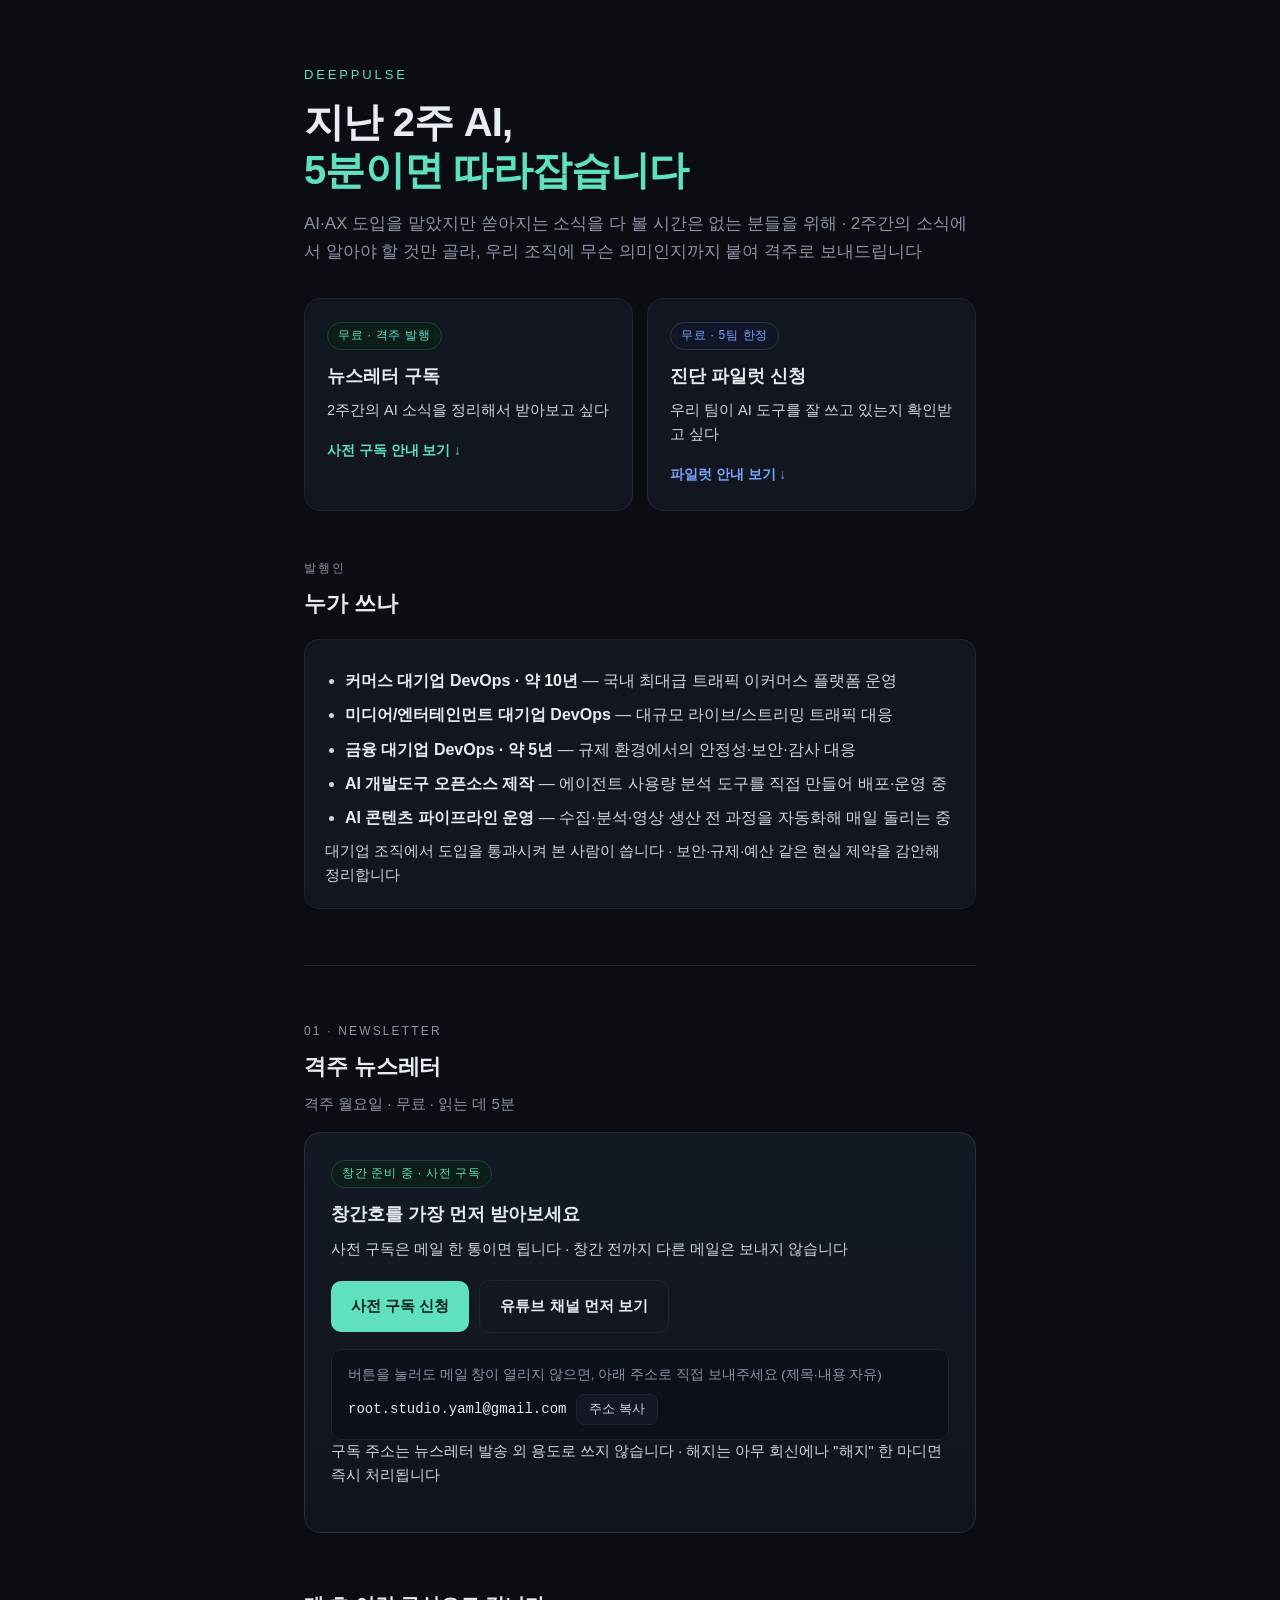
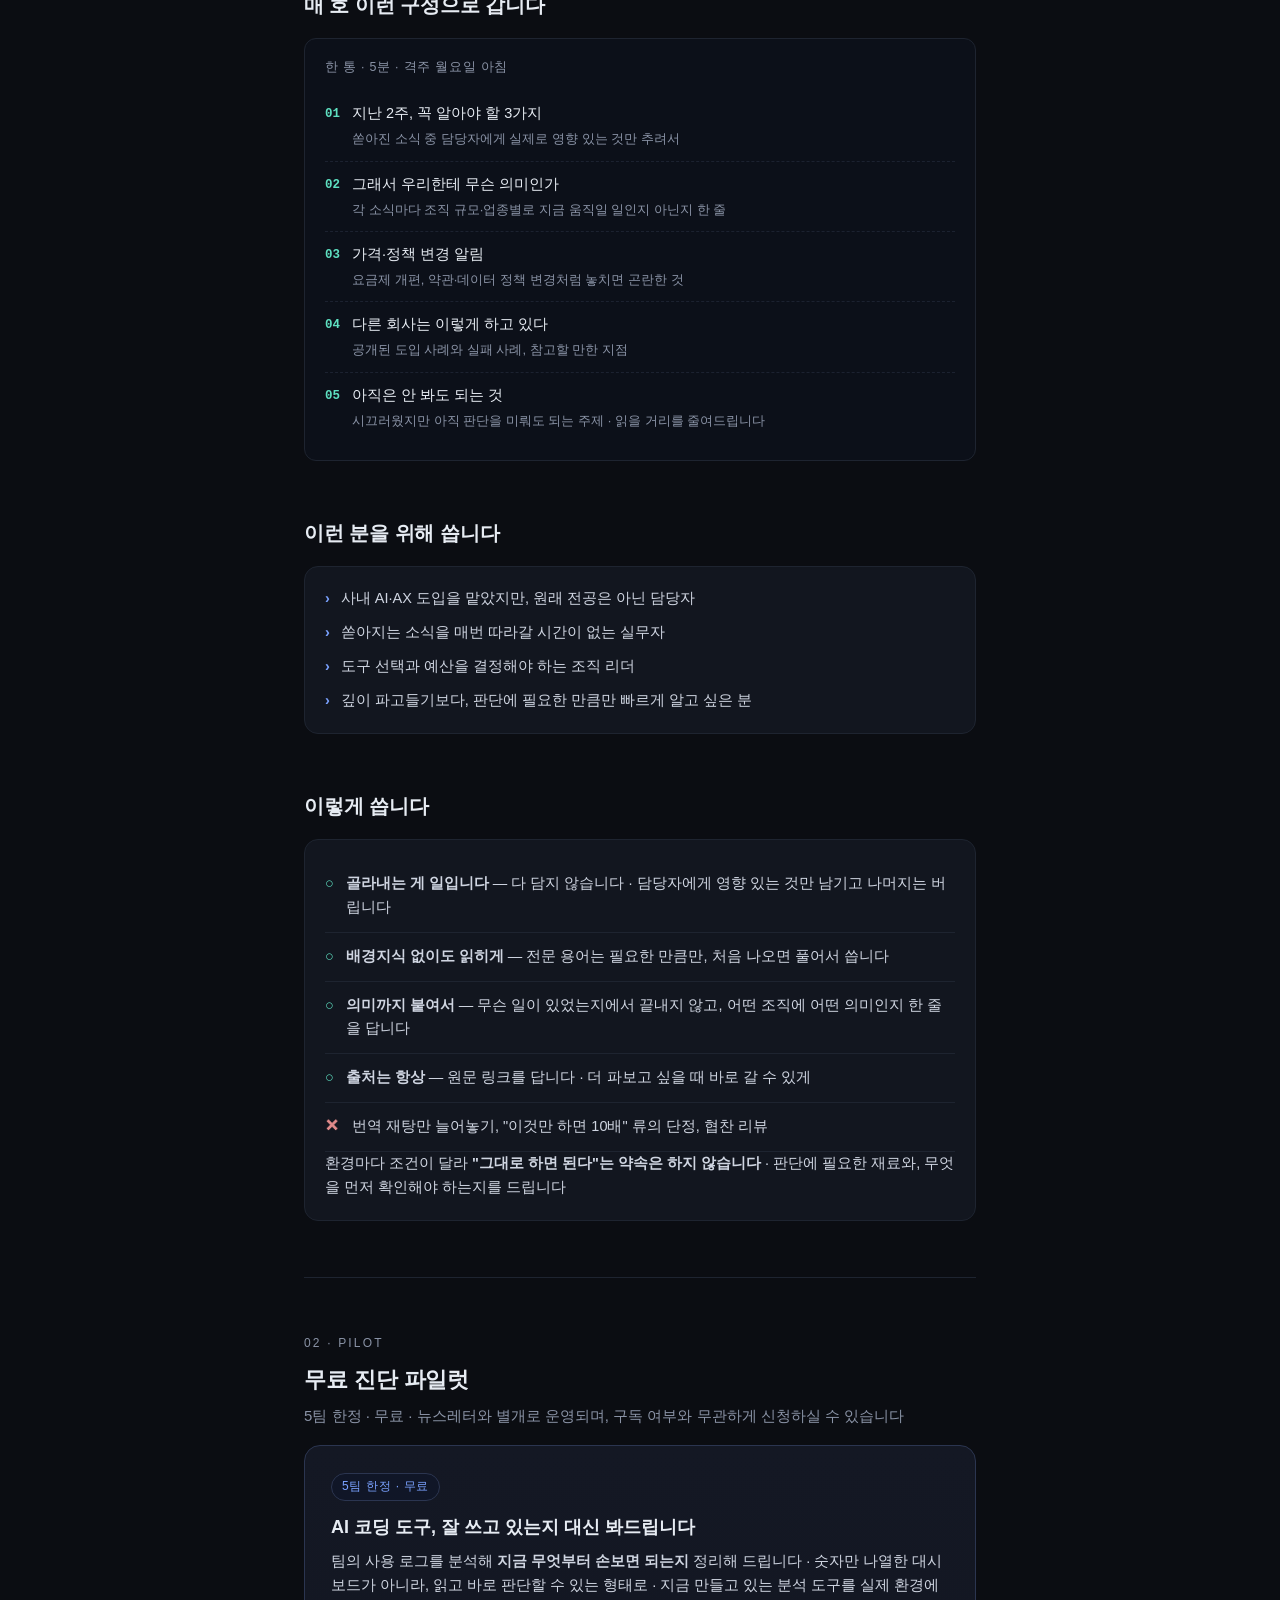
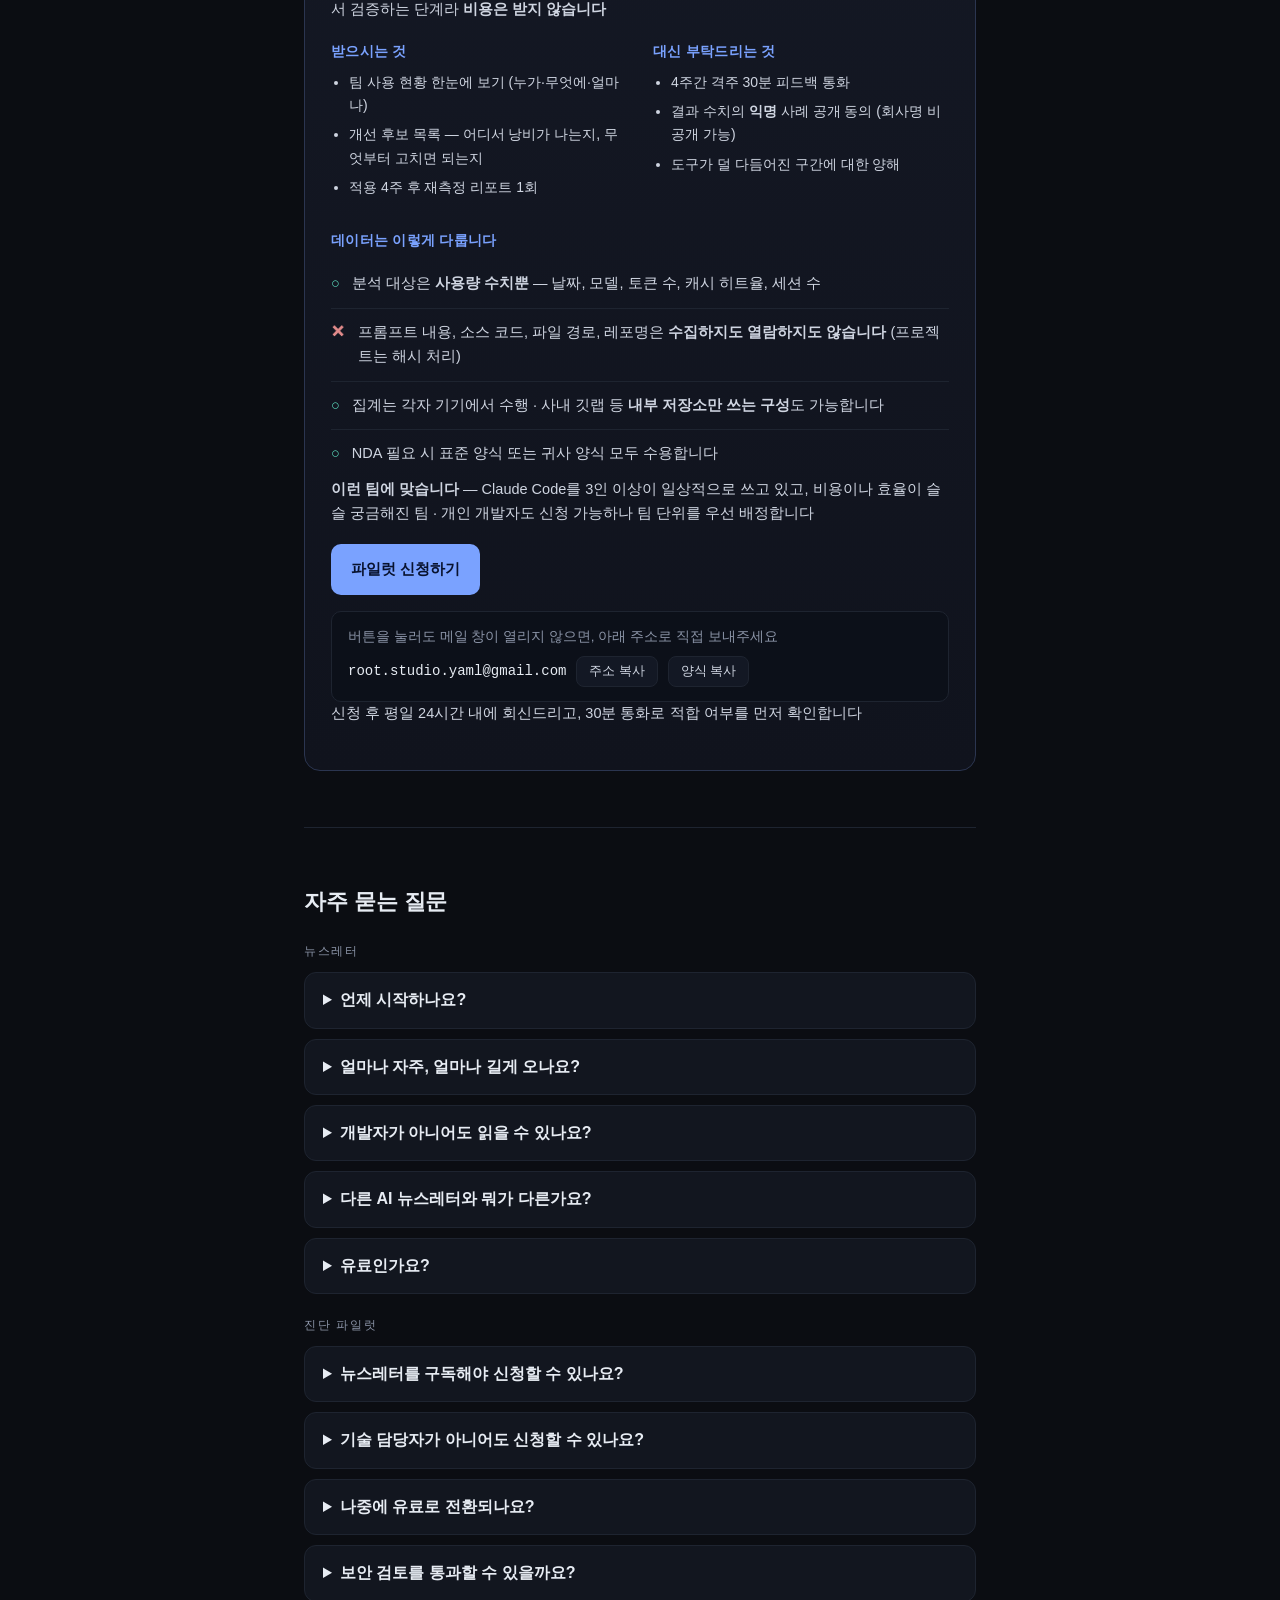
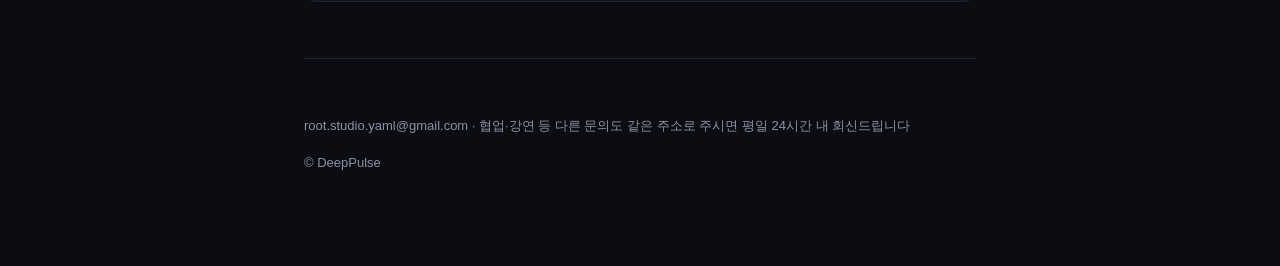
<file: reference/rootstudioyaml-index.html>
<!doctype html>
<html lang="ko">
<head>
<meta charset="utf-8" />
<meta name="viewport" content="width=device-width,initial-scale=1" />
<title>DeepPulse — 지난 2주 AI, 5분이면 따라잡습니다</title>
<meta name="description" content="AI·AX 도입을 맡은 담당자를 위한 격주 뉴스레터 · 2주간의 AI 소식을 선별해 담당자 관점으로 정리하고, 우리 조직에 무슨 의미인지까지 짚어드립니다" />
<meta property="og:title" content="DeepPulse — 지난 2주 AI, 5분이면 따라잡습니다" />
<meta property="og:description" content="쏟아지는 AI 소식 중 담당자가 알아야 할 것만 · 격주 월요일 · 무료" />
<meta property="og:type" content="website" />
<style>
  :root{
    --bg:#0b0d12; --fg:#e7ecf3; --muted:#8a93a6; --soft:#cfd5e1;
    --accent:#5ee0c1; --accent2:#7aa2ff;
    --card:#12161f; --line:#1e2430;
  }
  *{box-sizing:border-box}
  html{scroll-behavior:smooth}
  body{margin:0;padding:0;background:var(--bg);color:var(--fg);
    font-family:-apple-system,BlinkMacSystemFont,"Pretendard","Segoe UI",sans-serif;
    line-height:1.65;-webkit-font-smoothing:antialiased}
  a{color:var(--accent2)}
  .wrap{max-width:720px;margin:0 auto;padding:64px 24px 80px}
  .brand{font-size:13px;letter-spacing:.22em;color:var(--accent);text-transform:uppercase;margin-bottom:14px}
  h1{font-size:40px;line-height:1.18;margin:0 0 16px;letter-spacing:-.02em}
  h1 b{color:var(--accent);font-weight:700}
  h2{font-size:22px;margin:0 0 6px;letter-spacing:-.005em}
  h4{margin:0 0 8px;font-size:14px;letter-spacing:.02em}
  .lede{color:var(--muted);font-size:17px;margin:0 0 32px}

  section[id]{scroll-margin-top:24px}
  .sec-head{margin:56px 0 16px}
  .sec-head .kicker{font-size:12px;letter-spacing:.18em;text-transform:uppercase;
    color:var(--muted);margin-bottom:8px}
  .sec-head p{margin:0;color:var(--muted);font-size:15px}

  .fork{display:grid;grid-template-columns:1fr;gap:14px;margin-bottom:8px}
  @media (min-width:640px){.fork{grid-template-columns:1fr 1fr}}
  .fork a{display:block;text-decoration:none;color:inherit;
    background:var(--card);border:1px solid var(--line);border-radius:16px;padding:22px;
    transition:border-color .15s, transform .15s, background .15s}
  .fork a:hover{transform:translateY(-2px)}
  .fork a.f1:hover{border-color:#2e6b5c;background:#111a19}
  .fork a.f2:hover{border-color:#39496e;background:#111420}
  .fork .tag{font-size:12px;letter-spacing:.06em;padding:3px 10px;border-radius:999px;
    display:inline-block;margin-bottom:12px}
  .fork .f1 .tag{color:var(--accent);background:#0d1d1a;border:1px solid #1d4038}
  .fork .f2 .tag{color:var(--accent2);background:#101627;border:1px solid #2b3550}
  .fork h3{margin:0 0 8px;font-size:18px}
  .fork p{margin:0 0 14px;color:var(--soft);font-size:14.5px}
  .fork .go{font-size:13.5px;font-weight:600}
  .fork .f1 .go{color:var(--accent)}
  .fork .f2 .go{color:var(--accent2)}

  .grid{display:grid;grid-template-columns:1fr;gap:14px}
  @media (min-width:640px){.grid-2{grid-template-columns:repeat(2,1fr)}}
  .card{background:var(--card);border:1px solid var(--line);border-radius:14px;padding:20px}
  .card h3{margin:0 0 8px;font-size:16.5px}
  .card p{margin:0;color:var(--soft);font-size:14.5px}
  .stack{display:flex;flex-wrap:wrap;gap:6px;margin-top:12px}
  .chip{font-size:12px;color:var(--muted);background:#0c1019;border:1px solid var(--line);
    padding:4px 9px;border-radius:999px}

  .why ul{margin:0;padding-left:20px}
  .why li{margin:8px 0;color:var(--soft)}
  .why li b{color:var(--fg)}

  .box{border-radius:16px;padding:26px}
  .box-mint{background:linear-gradient(180deg,#141a24,#10141d);border:1px solid #263041}
  .box-blue{background:linear-gradient(180deg,#141824,#10131d);border:1px solid #2b3550}
  .box h3{margin:0 0 8px;font-size:18px}
  .box > p{margin:0 0 18px;color:var(--soft);font-size:14.5px}
  .badge{display:inline-block;font-size:12px;letter-spacing:.06em;color:var(--accent);
    background:#0d1d1a;border:1px solid #1d4038;padding:3px 10px;border-radius:999px;margin-bottom:12px}
  .badge.alt{color:var(--accent2);background:#101627;border-color:#2b3550}

  /* 샘플 목차 */
  .toc{background:#0c1019;border:1px solid var(--line);border-radius:12px;padding:18px 20px;margin-top:6px}
  .toc .hd{font-size:12.5px;color:var(--muted);letter-spacing:.06em;margin-bottom:14px}
  .toc .row{display:flex;gap:12px;padding:11px 0;border-bottom:1px dashed #1c2230}
  .toc .row:last-child{border-bottom:0}
  .toc .n{color:var(--accent);font-size:12.5px;font-weight:700;flex:0 0 auto;
    font-family:ui-monospace,SFMono-Regular,Menlo,monospace;padding-top:2px}
  .toc .t{font-size:14.5px;color:var(--fg)}
  .toc .d{font-size:13px;color:var(--muted);margin-top:2px}

  .promise div{display:flex;gap:12px;padding:12px 0;border-bottom:1px solid var(--line);
    color:var(--soft);font-size:14.5px}
  .promise div:last-child{border-bottom:0}
  .promise .mark{color:var(--accent);flex:0 0 auto;font-weight:700}
  .promise .no{color:#e08a8a}

  .who div{display:flex;gap:11px;color:var(--soft);font-size:14.5px;margin-bottom:10px}
  .who div:last-child{margin-bottom:0}
  .who .mark{color:var(--accent2);flex:0 0 auto;font-weight:700}

  .cols{display:grid;grid-template-columns:1fr;gap:22px}
  @media (min-width:640px){.cols{grid-template-columns:1fr 1fr;gap:26px}}
  .cols h4{color:var(--accent2)}
  .cols ul{margin:0;padding-left:18px}
  .cols li{margin:6px 0;color:var(--soft);font-size:14px}

  .cta{display:flex;flex-wrap:wrap;gap:10px;align-items:center;margin-top:16px}
  .btn{display:inline-block;padding:13px 20px;border-radius:10px;text-decoration:none;
    font-weight:600;font-size:15px;border:0;cursor:pointer;font-family:inherit}
  .btn-primary{background:var(--accent);color:#082018}
  .btn-alt{background:var(--accent2);color:#08122e}
  .btn-ghost{border:1px solid var(--line);color:var(--fg);background:transparent}
  .small{color:var(--muted);font-size:13px;margin-top:16px}

  .fallback{margin-top:16px;padding:14px 16px;background:#0c1019;
    border:1px solid var(--line);border-radius:10px;font-size:13.5px;color:var(--muted)}
  .fallback .row{display:flex;flex-wrap:wrap;gap:10px;align-items:center;margin-top:8px}
  .fallback code{color:var(--fg);font-size:14px;
    font-family:ui-monospace,SFMono-Regular,Menlo,monospace;user-select:all}
  .copy{padding:6px 12px;border-radius:8px;border:1px solid var(--line);
    background:#131824;color:var(--soft);font-size:12.5px;cursor:pointer;font-family:inherit}
  .copy:hover{border-color:#39496e;color:var(--fg)}

  hr{border:0;border-top:1px solid var(--line);margin:56px 0}

  .faq details{background:var(--card);border:1px solid var(--line);border-radius:12px;padding:14px 18px;margin-bottom:10px}
  .faq summary{cursor:pointer;font-weight:600;color:var(--fg)}
  .faq p{margin:10px 0 0;color:var(--soft);font-size:14.5px}
  .faq .grp{font-size:12px;letter-spacing:.14em;text-transform:uppercase;
    color:var(--muted);margin:22px 0 10px}
</style>
</head>
<body>
<main class="wrap">
  <div class="brand">DeepPulse</div>
  <h1>지난 2주 AI,<br/><b>5분이면 따라잡습니다</b></h1>
  <p class="lede">AI·AX 도입을 맡았지만 쏟아지는 소식을 다 볼 시간은 없는 분들을 위해 · 2주간의 소식에서 알아야 할 것만 골라, 우리 조직에 무슨 의미인지까지 붙여 격주로 보내드립니다</p>

  <nav class="fork">
    <a class="f1" href="#newsletter">
      <span class="tag">무료 · 격주 발행</span>
      <h3>뉴스레터 구독</h3>
      <p>2주간의 AI 소식을 정리해서 받아보고 싶다</p>
      <span class="go">사전 구독 안내 보기 ↓</span>
    </a>
    <a class="f2" href="#pilot">
      <span class="tag">무료 · 5팀 한정</span>
      <h3>진단 파일럿 신청</h3>
      <p>우리 팀이 AI 도구를 잘 쓰고 있는지 확인받고 싶다</p>
      <span class="go">파일럿 안내 보기 ↓</span>
    </a>
  </nav>

  <div class="sec-head" style="margin-top:48px">
    <div class="kicker">발행인</div>
    <h2>누가 쓰나</h2>
  </div>
  <section class="card why">
    <ul>
      <li><b>커머스 대기업 DevOps · 약 10년</b> — 국내 최대급 트래픽 이커머스 플랫폼 운영</li>
      <li><b>미디어/엔터테인먼트 대기업 DevOps</b> — 대규모 라이브/스트리밍 트래픽 대응</li>
      <li><b>금융 대기업 DevOps · 약 5년</b> — 규제 환경에서의 안정성·보안·감사 대응</li>
      <li><b>AI 개발도구 오픈소스 제작</b> — 에이전트 사용량 분석 도구를 직접 만들어 배포·운영 중</li>
      <li><b>AI 콘텐츠 파이프라인 운영</b> — 수집·분석·영상 생산 전 과정을 자동화해 매일 돌리는 중</li>
    </ul>
    <p class="small">대기업 조직에서 도입을 통과시켜 본 사람이 씁니다 · 보안·규제·예산 같은 현실 제약을 감안해 정리합니다</p>
  </section>

  <hr/>

  <!-- ============ 뉴스레터 ============ -->
  <section id="newsletter">
    <div class="sec-head" style="margin-top:0">
      <div class="kicker">01 · Newsletter</div>
      <h2>격주 뉴스레터</h2>
      <p>격주 월요일 · 무료 · 읽는 데 5분</p>
    </div>

    <div class="box box-mint">
      <span class="badge">창간 준비 중 · 사전 구독</span>
      <h3>창간호를 가장 먼저 받아보세요</h3>
      <p>사전 구독은 메일 한 통이면 됩니다 · 창간 전까지 다른 메일은 보내지 않습니다</p>
      <div class="cta">
        <a class="btn btn-primary" href="mailto:root.studio.yaml@gmail.com?subject=%5BDeepPulse%5D%20%EB%89%B4%EC%8A%A4%EB%A0%88%ED%84%B0%20%EC%82%AC%EC%A0%84%20%EA%B5%AC%EB%8F%85%20%EC%8B%A0%EC%B2%AD&body=%EC%95%84%EB%9E%98%20%EB%82%B4%EC%9A%A9%EC%9D%84%20%EC%B1%84%EC%9B%8C%20%EA%B7%B8%EB%8C%80%EB%A1%9C%20%EB%B3%B4%EB%82%B4%EC%A3%BC%EC%84%B8%EC%9A%94.%0A%0A-%20%EC%84%B1%ED%95%A8%3A%20%0A-%20%ED%9A%8C%EC%82%AC%2F%EC%A7%81%EB%AC%B4%20(%EB%B9%84%EA%B3%B5%EA%B0%9C%20%EA%B0%80%EB%8A%A5)%3A%20%0A-%20%EC%9A%94%EC%A6%98%20%EA%B0%80%EC%9E%A5%20%EA%B6%81%EA%B8%88%ED%95%9C%20%EC%A3%BC%EC%A0%9C%3A%20%0A">사전 구독 신청</a>
        <a class="btn btn-ghost" href="https://www.youtube.com/@DeepPulseKR">유튜브 채널 먼저 보기</a>
      </div>
      <div class="fallback">
        버튼을 눌러도 메일 창이 열리지 않으면, 아래 주소로 직접 보내주세요 (제목·내용 자유)
        <div class="row">
          <code>root.studio.yaml@gmail.com</code>
          <button class="copy" data-copy="root.studio.yaml@gmail.com">주소 복사</button>
        </div>
      </div>
      <p class="small">구독 주소는 뉴스레터 발송 외 용도로 쓰지 않습니다 · 해지는 아무 회신에나 "해지" 한 마디면 즉시 처리됩니다</p>
    </div>

    <div class="sec-head"><h2 style="font-size:20px">매 호 이런 구성으로 갑니다</h2></div>
    <div class="toc">
      <div class="hd">한 통 · 5분 · 격주 월요일 아침</div>
      <div class="row"><span class="n">01</span><div>
        <div class="t">지난 2주, 꼭 알아야 할 3가지</div>
        <div class="d">쏟아진 소식 중 담당자에게 실제로 영향 있는 것만 추려서</div>
      </div></div>
      <div class="row"><span class="n">02</span><div>
        <div class="t">그래서 우리한테 무슨 의미인가</div>
        <div class="d">각 소식마다 조직 규모·업종별로 지금 움직일 일인지 아닌지 한 줄</div>
      </div></div>
      <div class="row"><span class="n">03</span><div>
        <div class="t">가격·정책 변경 알림</div>
        <div class="d">요금제 개편, 약관·데이터 정책 변경처럼 놓치면 곤란한 것</div>
      </div></div>
      <div class="row"><span class="n">04</span><div>
        <div class="t">다른 회사는 이렇게 하고 있다</div>
        <div class="d">공개된 도입 사례와 실패 사례, 참고할 만한 지점</div>
      </div></div>
      <div class="row"><span class="n">05</span><div>
        <div class="t">아직은 안 봐도 되는 것</div>
        <div class="d">시끄러웠지만 아직 판단을 미뤄도 되는 주제 · 읽을 거리를 줄여드립니다</div>
      </div></div>
    </div>

    <div class="sec-head"><h2 style="font-size:20px">이런 분을 위해 씁니다</h2></div>
    <section class="card who">
      <div><span class="mark">›</span><span>사내 AI·AX 도입을 맡았지만, 원래 전공은 아닌 담당자</span></div>
      <div><span class="mark">›</span><span>쏟아지는 소식을 매번 따라갈 시간이 없는 실무자</span></div>
      <div><span class="mark">›</span><span>도구 선택과 예산을 결정해야 하는 조직 리더</span></div>
      <div><span class="mark">›</span><span>깊이 파고들기보다, 판단에 필요한 만큼만 빠르게 알고 싶은 분</span></div>
    </section>

    <div class="sec-head"><h2 style="font-size:20px">이렇게 씁니다</h2></div>
    <section class="card promise">
      <div><span class="mark">○</span><span><b>골라내는 게 일입니다</b> — 다 담지 않습니다 · 담당자에게 영향 있는 것만 남기고 나머지는 버립니다</span></div>
      <div><span class="mark">○</span><span><b>배경지식 없이도 읽히게</b> — 전문 용어는 필요한 만큼만, 처음 나오면 풀어서 씁니다</span></div>
      <div><span class="mark">○</span><span><b>의미까지 붙여서</b> — 무슨 일이 있었는지에서 끝내지 않고, 어떤 조직에 어떤 의미인지 한 줄을 답니다</span></div>
      <div><span class="mark">○</span><span><b>출처는 항상</b> — 원문 링크를 답니다 · 더 파보고 싶을 때 바로 갈 수 있게</span></div>
      <div><span class="mark no">✕</span><span>번역 재탕만 늘어놓기, "이것만 하면 10배" 류의 단정, 협찬 리뷰</span></div>
      <p class="small">환경마다 조건이 달라 <b>"그대로 하면 된다"는 약속은 하지 않습니다</b> · 판단에 필요한 재료와, 무엇을 먼저 확인해야 하는지를 드립니다</p>
    </section>
  </section>

  <hr/>

  <!-- ============ 파일럿 ============ -->
  <section id="pilot">
    <div class="sec-head" style="margin-top:0">
      <div class="kicker">02 · Pilot</div>
      <h2>무료 진단 파일럿</h2>
      <p>5팀 한정 · 무료 · 뉴스레터와 별개로 운영되며, 구독 여부와 무관하게 신청하실 수 있습니다</p>
    </div>

    <div class="box box-blue">
      <span class="badge alt">5팀 한정 · 무료</span>
      <h3>AI 코딩 도구, 잘 쓰고 있는지 대신 봐드립니다</h3>
      <p>팀의 사용 로그를 분석해 <b>지금 무엇부터 손보면 되는지</b> 정리해 드립니다 · 숫자만 나열한 대시보드가 아니라, 읽고 바로 판단할 수 있는 형태로 · 지금 만들고 있는 분석 도구를 실제 환경에서 검증하는 단계라 <b>비용은 받지 않습니다</b></p>

      <div class="cols">
        <div>
          <h4>받으시는 것</h4>
          <ul>
            <li>팀 사용 현황 한눈에 보기 (누가·무엇에·얼마나)</li>
            <li>개선 후보 목록 — 어디서 낭비가 나는지, 무엇부터 고치면 되는지</li>
            <li>적용 4주 후 재측정 리포트 1회</li>
          </ul>
        </div>
        <div>
          <h4>대신 부탁드리는 것</h4>
          <ul>
            <li>4주간 격주 30분 피드백 통화</li>
            <li>결과 수치의 <b>익명</b> 사례 공개 동의 (회사명 비공개 가능)</li>
            <li>도구가 덜 다듬어진 구간에 대한 양해</li>
          </ul>
        </div>
      </div>

      <h4 style="margin-top:24px;color:var(--accent2)">데이터는 이렇게 다룹니다</h4>
      <div class="promise">
        <div><span class="mark">○</span><span>분석 대상은 <b>사용량 수치뿐</b> — 날짜, 모델, 토큰 수, 캐시 히트율, 세션 수</span></div>
        <div><span class="mark no">✕</span><span>프롬프트 내용, 소스 코드, 파일 경로, 레포명은 <b>수집하지도 열람하지도 않습니다</b> (프로젝트는 해시 처리)</span></div>
        <div><span class="mark">○</span><span>집계는 각자 기기에서 수행 · 사내 깃랩 등 <b>내부 저장소만 쓰는 구성</b>도 가능합니다</span></div>
        <div><span class="mark">○</span><span>NDA 필요 시 표준 양식 또는 귀사 양식 모두 수용합니다</span></div>
      </div>

      <p class="small"><b>이런 팀에 맞습니다</b> — Claude Code를 3인 이상이 일상적으로 쓰고 있고, 비용이나 효율이 슬슬 궁금해진 팀 · 개인 개발자도 신청 가능하나 팀 단위를 우선 배정합니다</p>

      <div class="cta">
        <a class="btn btn-alt" href="mailto:root.studio.yaml@gmail.com?subject=%5BDeepPulse%5D%20%EB%AC%B4%EB%A3%8C%20%EC%A7%84%EB%8B%A8%20%ED%8C%8C%EC%9D%BC%EB%9F%BF%20%EC%8B%A0%EC%B2%AD&body=%EC%95%84%EB%9E%98%20%EB%82%B4%EC%9A%A9%EC%9D%84%20%EC%B1%84%EC%9B%8C%20%EB%B3%B4%EB%82%B4%EC%A3%BC%EC%84%B8%EC%9A%94.%0A%0A-%20%ED%8C%80%2F%ED%9A%8C%EC%82%AC%20(%EB%B9%84%EA%B3%B5%EA%B0%9C%20%EA%B0%80%EB%8A%A5)%3A%20%0A-%20Claude%20Code%20%EC%82%AC%EC%9A%A9%20%EC%9D%B8%EC%9B%90%3A%20%0A-%20%EC%82%AC%EC%9A%A9%20%EA%B8%B0%EA%B0%84%3A%20%0A-%20%EC%A3%BC%EB%A1%9C%20%ED%95%98%EB%8A%94%20%EC%9E%91%EC%97%85%20(%EC%98%88%3A%20%EC%9B%B9%20%EA%B0%9C%EB%B0%9C%2C%20%EB%8D%B0%EC%9D%B4%ED%84%B0%2C%20%EC%9D%B8%ED%94%84%EB%9D%BC)%3A%20%0A-%20%EA%B0%80%EC%9E%A5%20%EA%B6%81%EA%B8%88%ED%95%9C%20%EC%A0%90%20(%EB%B9%84%EC%9A%A9%2F%ED%9A%A8%EC%9C%A8%2F%ED%92%88%EC%A7%88%20%EB%93%B1)%3A%20%0A-%20%EC%82%AC%EB%82%B4%20%EC%A0%80%EC%9E%A5%EC%86%8C%20%EC%A0%84%EC%9A%A9%20%EA%B5%AC%EC%84%B1%EC%9D%B4%20%ED%95%84%EC%9A%94%ED%95%9C%EA%B0%80%EC%9A%94%3F%20(Y%2FN)%3A%20%0A">파일럿 신청하기</a>
      </div>
      <div class="fallback">
        버튼을 눌러도 메일 창이 열리지 않으면, 아래 주소로 직접 보내주세요
        <div class="row">
          <code>root.studio.yaml@gmail.com</code>
          <button class="copy" data-copy="root.studio.yaml@gmail.com">주소 복사</button>
          <button class="copy" data-copy="- 팀/회사 (비공개 가능): &#10;- Claude Code 사용 인원: &#10;- 사용 기간: &#10;- 주로 하는 작업: &#10;- 가장 궁금한 점: &#10;- 사내 저장소 전용 구성이 필요한가요? (Y/N): ">양식 복사</button>
        </div>
      </div>
      <p class="small">신청 후 평일 24시간 내에 회신드리고, 30분 통화로 적합 여부를 먼저 확인합니다</p>
    </div>
  </section>

  <hr/>

  <div class="sec-head" style="margin-top:0"><h2>자주 묻는 질문</h2></div>
  <section class="faq">
    <div class="grp">뉴스레터</div>
    <details><summary>언제 시작하나요?</summary>
      <p>창간 준비 중입니다 · 사전 구독을 남겨두시면 창간호를 가장 먼저 받아보시게 되고, 그전까지 스팸성 메일은 보내지 않습니다</p>
    </details>
    <details><summary>얼마나 자주, 얼마나 길게 오나요?</summary>
      <p>2주에 한 번, 월요일 아침에 한 통 · 읽는 데 5분 정도로 맞춥니다 · 다룰 게 적으면 더 짧아지지, 억지로 채우지 않습니다</p>
    </details>
    <details><summary>개발자가 아니어도 읽을 수 있나요?</summary>
      <p>오히려 그런 분을 기준으로 씁니다 · 전문 용어는 처음 나올 때 풀어서 설명하고, 코드보다 비용·리스크·의사결정 중심으로 정리합니다</p>
    </details>
    <details><summary>다른 AI 뉴스레터와 뭐가 다른가요?</summary>
      <p>소식을 많이 담는 대신 <b>덜어내는 데</b> 무게를 둡니다 · 아직 안 봐도 되는 것까지 알려드리고, 각 소식에 "어떤 조직에 무슨 의미인지" 한 줄을 붙입니다 · 요약만 필요하시면 무료 대체재가 많으니, 판단까지 필요하실 때 구독해 주세요</p>
    </details>
    <details><summary>유료인가요?</summary>
      <p>무료로 시작합니다 · 추후 더 깊은 분석을 유료 티어로 분리할 수 있으나, 그 경우에도 사전에 충분히 공지하고 기존 구독자에게는 선택권을 드립니다</p>
    </details>

    <div class="grp">진단 파일럿</div>
    <details><summary>뉴스레터를 구독해야 신청할 수 있나요?</summary>
      <p>아닙니다 · 둘은 별개로 운영되며, 어느 한쪽만 신청하셔도 됩니다</p>
    </details>
    <details><summary>기술 담당자가 아니어도 신청할 수 있나요?</summary>
      <p>가능합니다 · 리포트는 수치 나열이 아니라 "무엇부터 손보면 되는지"를 문장으로 정리해 드리고, 설치·연동이 필요한 부분은 통화로 함께 잡아드립니다</p>
    </details>
    <details><summary>나중에 유료로 전환되나요?</summary>
      <p>파일럿 기간에 드리는 리포트와 개선 후보 정리는 <b>전액 무료</b>이며, 종료 후 자동 결제되는 일은 없습니다 · 도구가 정식 출시되면 안내는 드리겠지만, 계속 쓸지는 그때 결정하시면 됩니다</p>
    </details>
    <details><summary>보안 검토를 통과할 수 있을까요?</summary>
      <p>수집 항목이 사용량 수치로 한정되고, 집계를 사내 저장소 안에서만 수행하는 구성이 가능합니다 · 검토에 필요한 자료(수집 항목 명세, 데이터 흐름도)는 요청하시면 미리 드립니다</p>
    </details>
  </section>

  <hr/>

  <p class="small" style="margin-top:0">root.studio.yaml@gmail.com · 협업·강연 등 다른 문의도 같은 주소로 주시면 평일 24시간 내 회신드립니다</p>
  <p class="small">© DeepPulse</p>
</main>

<script>
  document.querySelectorAll('.copy').forEach(function (btn) {
    btn.addEventListener('click', function () {
      var text = btn.getAttribute('data-copy');
      var done = function () {
        var old = btn.textContent;
        btn.textContent = '복사됨';
        setTimeout(function () { btn.textContent = old; }, 1500);
      };
      if (navigator.clipboard && window.isSecureContext) {
        navigator.clipboard.writeText(text).then(done, fallback);
      } else {
        fallback();
      }
      function fallback() {
        var ta = document.createElement('textarea');
        ta.value = text;
        ta.style.position = 'fixed';
        ta.style.opacity = '0';
        document.body.appendChild(ta);
        ta.select();
        try { document.execCommand('copy'); done(); } catch (e) { /* 수동 선택으로 폴백 */ }
        document.body.removeChild(ta);
      }
    });
  });
</script>
</body>
</html>
</file>
